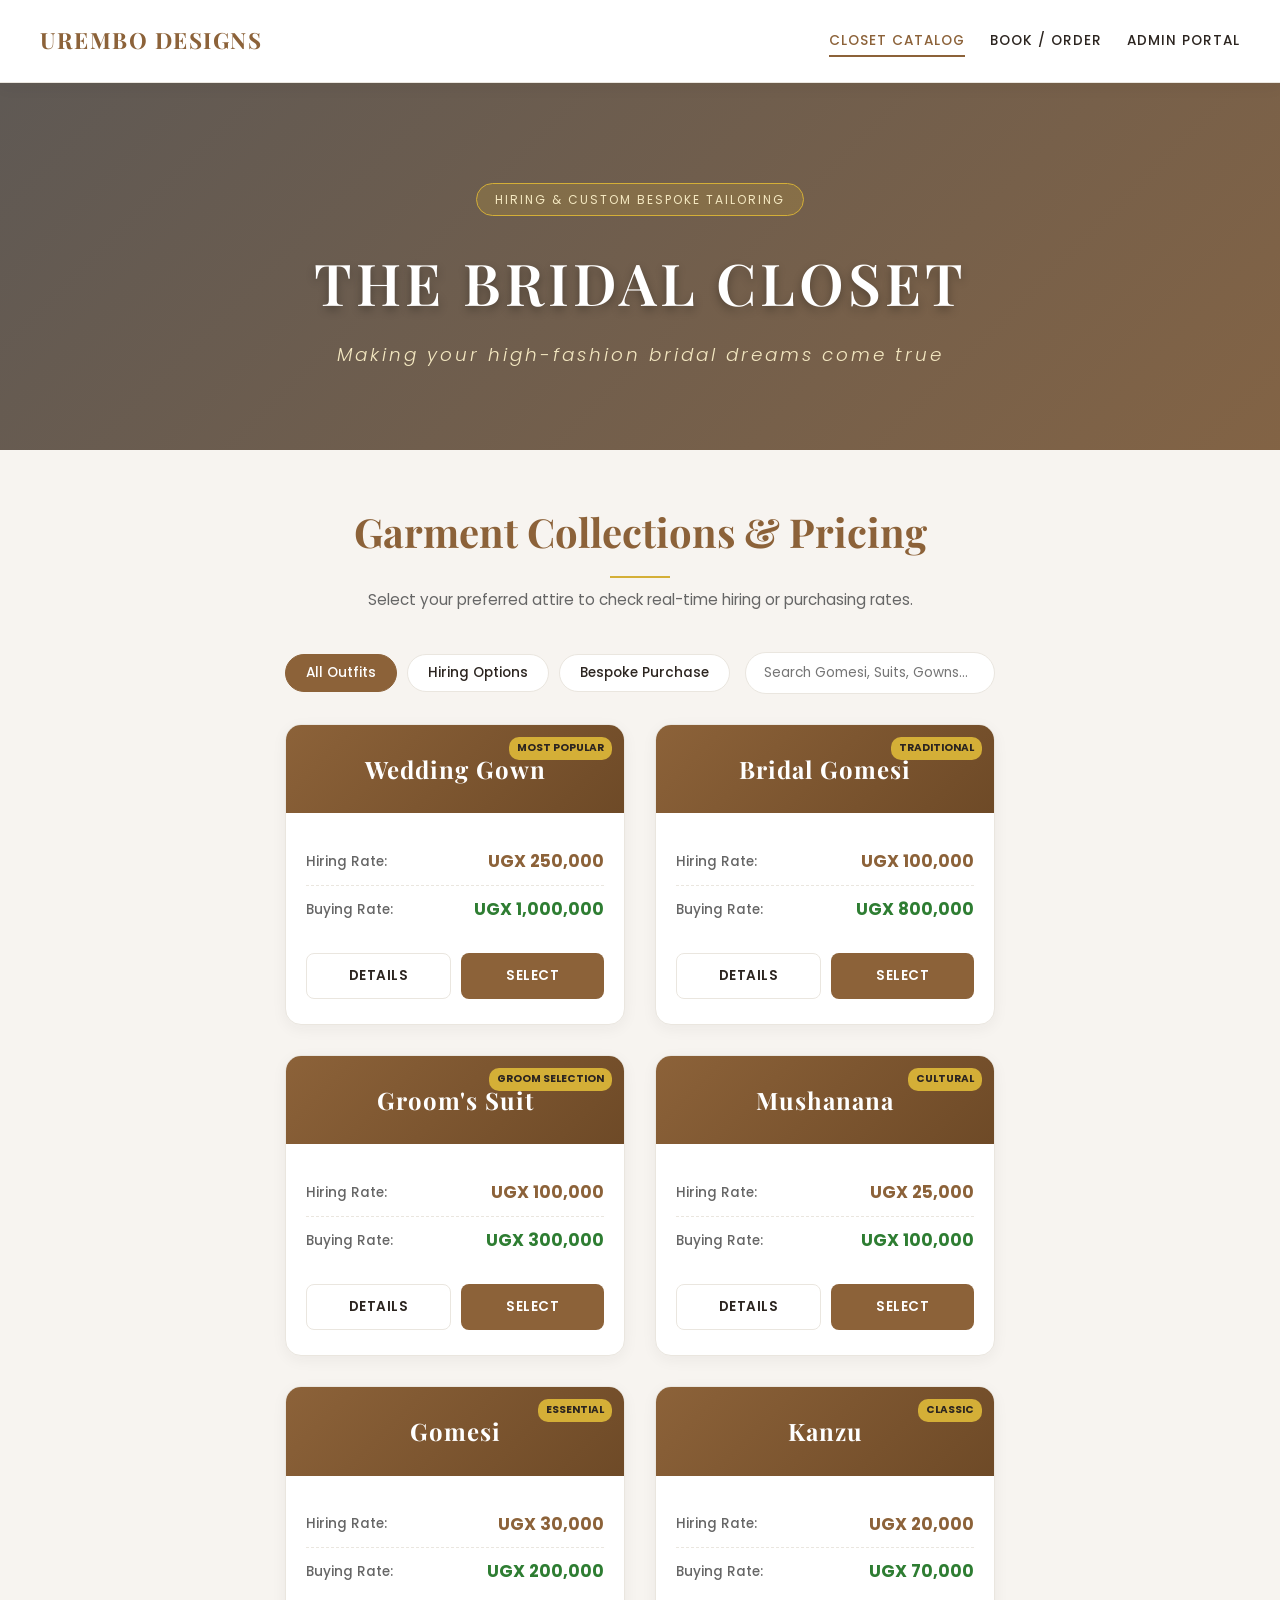
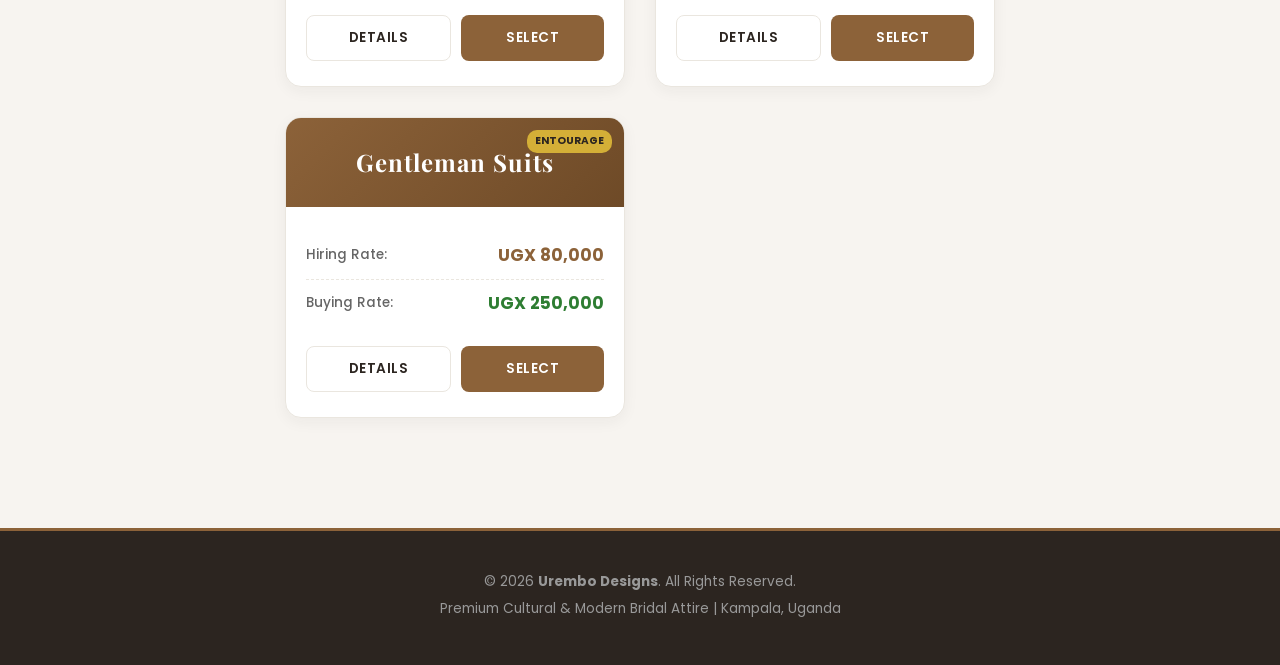
<file: index.html>
<!DOCTYPE html>
<html lang="en">
<head>
    <meta charset="UTF-8">
    <meta name="viewport" content="width=device-width, initial-scale=1.0">
    <title>UREMBO DESIGNS | The Luxury Bridal Closet</title>
    
    <!-- Working Google Fonts Integration -->
    <link rel="preconnect" href="https://fonts.googleapis.com">
    <link rel="preconnect" href="https://fonts.gstatic.com" crossorigin>
    <link href="https://fonts.googleapis.com/css2?family=Playfair+Display:ital,wght@0,400;0,600;0,700;1,400&family=Poppins:wght@300;400;500;600;700&display=swap" rel="stylesheet">
    
    <style>
        :root {
            --primary: #8C6239; 
            --primary-dark: #6E4A27;
            --secondary: #F7F4F0; 
            --dark: #2C2520; 
            --accent: #D4AF37; 
            --accent-light: #F4E8C1;
            --white: #ffffff;
            --gray-light: #FAFAFA;
            --gray-border: #EAE6DF;
            --shadow-sm: 0 4px 15px rgba(44, 37, 32, 0.05);
            --shadow-lg: 0 15px 35px rgba(44, 37, 32, 0.12);
            --transition: all 0.3s cubic-bezier(0.25, 0.8, 0.25, 1);
        }

        * { box-sizing: border-box; margin: 0; padding: 0; font-family: 'Poppins', sans-serif; }
        body { background-color: var(--secondary); color: var(--dark); line-height: 1.6; min-height: 100vh; display: flex; flex-direction: column; }

        /* Navigation Bar */
        nav { background-color: rgba(255, 255, 255, 0.95); backdrop-filter: blur(10px); box-shadow: var(--shadow-sm); text-align: center; padding: 18px 20px; position: sticky; top: 0; z-index: 1000; border-bottom: 1px solid var(--gray-border); }
        .nav-container { max-width: 1200px; margin: 0 auto; display: flex; justify-content: space-between; align-items: center; }
        .brand-logo { font-family: 'Playfair Display', serif; font-weight: 700; font-size: 1.4rem; color: var(--primary); text-decoration: none; letter-spacing: 1.5px; text-transform: uppercase; }
        .nav-links { display: flex; gap: 25px; }
        nav a { color: var(--dark); text-decoration: none; font-weight: 500; font-size: 0.85rem; text-transform: uppercase; letter-spacing: 1px; transition: var(--transition); position: relative; padding: 5px 0; }
        nav a:hover, nav a.active { color: var(--primary); }
        nav a.active::after { content: ''; position: absolute; bottom: 0; left: 0; width: 100%; height: 2px; background-color: var(--primary); }

        /* Hero Banner Section */
        header { background: linear-gradient(135deg, rgba(44, 37, 32, 0.75), rgba(110, 74, 39, 0.85)), url('https://images.unsplash.com/photo-1519741497674-611481863552?auto=format&fit=crop&q=80&w=1600') no-repeat center center/cover; color: var(--white); text-align: center; padding: 100px 20px 80px; position: relative; }
        header h1 { font-family: 'Playfair Display', serif; font-size: 3.6rem; letter-spacing: 4px; margin-bottom: 12px; text-transform: uppercase; font-weight: 600; text-shadow: 0 4px 10px rgba(0,0,0,0.3); }
        header h6 { font-size: 1.15rem; font-weight: 300; font-style: italic; color: var(--accent-light); letter-spacing: 3px; }
        .header-badge { display: inline-block; background: rgba(212, 175, 55, 0.2); border: 1px solid var(--accent); color: var(--accent-light); padding: 6px 18px; border-radius: 30px; font-size: 0.75rem; text-transform: uppercase; letter-spacing: 2px; margin-bottom: 20px; }

        /* Main Container */
        main { max-width: 1200px; margin: 50px auto; padding: 0 20px; flex: 1; }
        .section-header { text-align: center; margin-bottom: 40px; }
        h2 { font-family: 'Playfair Display', serif; font-size: 2.5rem; color: var(--primary); position: relative; display: inline-block; }
        h2::after { content: ''; display: block; width: 60px; height: 2px; background-color: var(--accent); margin: 12px auto 0; }
        .subtitle { font-size: 0.95rem; color: #666; margin-top: 10px; }

        /* Catalog Filter Bar */
        .catalog-controls { display: flex; justify-content: space-between; align-items: center; margin-bottom: 30px; flex-wrap: wrap; gap: 15px; }
        .filter-tabs { display: flex; gap: 10px; }
        .tab-btn { background: var(--white); border: 1px solid var(--gray-border); padding: 8px 20px; border-radius: 20px; font-size: 0.85rem; font-weight: 500; cursor: pointer; transition: var(--transition); color: var(--dark); }
        .tab-btn:hover, .tab-btn.active { background: var(--primary); color: var(--white); border-color: var(--primary); }
        .search-box input { padding: 10px 18px; border: 1px solid var(--gray-border); border-radius: 25px; outline: none; font-size: 0.85rem; width: 250px; transition: var(--transition); }
        .search-box input:focus { border-color: var(--primary); box-shadow: 0 0 0 3px rgba(140, 98, 57, 0.1); }

        /* Catalog Card Grid */
        .catalog-grid { display: grid; grid-template-columns: repeat(auto-fill, minmax(320px, 1fr)); gap: 30px; margin-bottom: 60px; }
        .garment-card { background: var(--white); border-radius: 16px; overflow: hidden; box-shadow: var(--shadow-sm); border: 1px solid var(--gray-border); transition: var(--transition); display: flex; flex-direction: column; position: relative; }
        .garment-card:hover { transform: translateY(-8px); box-shadow: var(--shadow-lg); border-color: var(--accent); }
        .card-header { background: linear-gradient(135deg, var(--primary), var(--primary-dark)); color: var(--white); padding: 25px 20px; text-align: center; position: relative; }
        .card-header h3 { font-family: 'Playfair Display', serif; font-size: 1.5rem; letter-spacing: 1px; }
        .card-tag { position: absolute; top: 12px; right: 12px; background: var(--accent); color: var(--dark); font-size: 0.65rem; font-weight: 700; text-transform: uppercase; padding: 3px 8px; border-radius: 10px; }
        
        .card-body { padding: 25px 20px; flex: 1; display: flex; flex-direction: column; justify-content: space-between; }
        .price-list { margin-bottom: 20px; }
        .price-row { display: flex; justify-content: space-between; align-items: center; padding: 10px 0; border-bottom: 1px dashed var(--gray-border); }
        .price-row:last-child { border-bottom: none; }
        .price-label { font-size: 0.85rem; color: #666; font-weight: 500; }
        .price-value { font-weight: 700; color: var(--dark); font-size: 1.05rem; }
        .price-value.hire { color: var(--primary); }
        .price-value.buy { color: #2E7D32; }

        .card-actions { display: flex; gap: 10px; }
        .btn-action { flex: 1; padding: 12px 15px; border-radius: 8px; font-size: 0.85rem; font-weight: 600; text-transform: uppercase; letter-spacing: 0.5px; border: none; cursor: pointer; transition: var(--transition); text-align: center; }
        .btn-primary { background-color: var(--primary); color: var(--white); }
        .btn-primary:hover { background-color: var(--primary-dark); }
        .btn-outline { background-color: transparent; border: 1px solid var(--gray-border); color: var(--dark); }
        .btn-outline:hover { background-color: var(--secondary); border-color: var(--primary); }

        /* Quick View Modal */
        .modal { display: none; position: fixed; top: 0; left: 0; width: 100%; height: 100%; background: rgba(0,0,0,0.6); backdrop-filter: blur(5px); z-index: 2000; justify-content: center; align-items: center; padding: 20px; }
        .modal-content { background: var(--white); width: 100%; max-width: 500px; border-radius: 16px; padding: 35px; position: relative; box-shadow: var(--shadow-lg); animation: modalIn 0.3s ease; }
        .close-modal { position: absolute; top: 15px; right: 20px; font-size: 1.8rem; cursor: pointer; color: #888; transition: var(--transition); }
        .close-modal:hover { color: var(--dark); }
        .modal-title { font-family: 'Playfair Display', serif; font-size: 1.8rem; color: var(--primary); margin-bottom: 10px; }
        .modal-details { margin: 20px 0; background: var(--gray-light); padding: 15px; border-radius: 8px; border: 1px solid var(--gray-border); }

        @keyframes modalIn {
            from { opacity: 0; transform: scale(0.95); }
            to { opacity: 1; transform: scale(1); }
        }

        /* Footer */
        footer { background-color: var(--dark); color: #999; text-align: center; padding: 40px 20px; font-size: 0.85rem; margin-top: auto; border-top: 3px solid var(--primary); }
        footer p { margin-bottom: 5px; }
        footer a { color: var(--accent); text-decoration: none; }

        @media (max-width: 768px) {
            header h1 { font-size: 2.5rem; }
            .nav-container { flex-direction: column; gap: 15px; }
            .catalog-controls { flex-direction: column; align-items: stretch; }
            .search-box input { width: 100%; }
        }
    </style>
</head>
<body>

    <!-- Navigation Header -->
    <nav>
        <div class="nav-container">
            <a href="urembo.html" class="brand-logo">Urembo Designs</a>
            <div class="nav-links">
                <a href="urembo.html" class="active">Closet Catalog</a>
                <a href="customerdetails.html">Book / Order</a>
                <a href="admin.html">Admin Portal</a>
            </div>
        </div>
    </nav>

    <!-- Hero Header -->
    <header>
        <span class="header-badge">Hiring & Custom Bespoke Tailoring</span>
        <h1>The Bridal Closet</h1>
        <h6>Making your high-fashion bridal dreams come true</h6>
    </header>

    <!-- Main Closet Interface -->
    <main>
        <div class="section-header">
            <h2>Garment Collections & Pricing</h2>
            <p class="subtitle">Select your preferred attire to check real-time hiring or purchasing rates.</p>
        </div>

        <!-- Interactive Search and Filter Bar -->
        <div class="catalog-controls">
            <div class="filter-tabs">
                <button class="tab-btn active" onclick="filterCatalog('all')">All Outfits</button>
                <button class="tab-btn" onclick="filterCatalog('hiring')">Hiring Options</button>
                <button class="tab-btn" onclick="filterCatalog('buying')">Bespoke Purchase</button>
            </div>
            <div class="search-box">
                <input type="text" id="searchInput" placeholder="Search Gomesi, Suits, Gowns..." onkeyup="searchCatalog()">
            </div>
        </div>

        <!-- Dynamic Card Display Container -->
        <div class="catalog-grid" id="catalogContainer">
            <!-- Dynamically populated via JavaScript sync -->
        </div>
    </main>

    <!-- Quick View Details Modal -->
    <div class="modal" id="quickViewModal">
        <div class="modal-content">
            <span class="close-modal" onclick="closeModal()">&times;</span>
            <h3 class="modal-title" id="modalItemName">Garment Choice</h3>
            <p style="color: #666; font-size: 0.9rem;">Bridal fitting & alteration consultation included with every booking.</p>
            
            <div class="modal-details">
                <div class="price-row">
                    <span class="price-label">Rental Rate (UGX)</span>
                    <span class="price-value hire" id="modalHirePrice">-</span>
                </div>
                <div class="price-row">
                    <span class="price-label">Direct Purchase (UGX)</span>
                    <span class="price-value buy" id="modalBuyPrice">-</span>
                </div>
            </div>

            <div style="display: flex; gap: 10px; margin-top: 20px;">
                <button class="btn-action btn-outline" style="flex:1;" onclick="bookSelected('Hiring')">Book Hire</button>
                <button class="btn-action btn-primary" style="flex:1;" onclick="bookSelected('Buying')">Buy Garment</button>
            </div>
        </div>
    </div>

    <!-- Footer -->
    <footer>
        <p>&copy; 2026 <strong>Urembo Designs</strong>. All Rights Reserved.</p>
        <p>Premium Cultural & Modern Bridal Attire | Kampala, Uganda</p>
    </footer>

    <script>
        // Default Master Catalog Database (Serves as initial sync bridge to admin.html)
        const defaultCatalog = [
            { name: "Wedding Gown", hire: "250,000", buy: "1,000,000", badge: "Most Popular" },
            { name: "Bridal Gomesi", hire: "100,000", buy: "800,000", badge: "Traditional" },
            { name: "Groom's Suit", hire: "100,000", buy: "300,000", badge: "Groom Selection" },
            { name: "Mushanana", hire: "25,000", buy: "100,000", badge: "Cultural" },
            { name: "Gomesi", hire: "30,000", buy: "200,000", badge: "Essential" },
            { name: "Kanzu", hire: "20,000", buy: "70,000", badge: "Classic" },
            { name: "Gentleman Suits", hire: "80,000", buy: "250,000", badge: "Entourage" }
        ];

        let currentActiveItem = null;

        // Initialize & Sync catalog from Admin Storage Stream
        function getCatalog() {
            let storedCatalog = localStorage.getItem('urembo_catalog');
            if (!storedCatalog) {
                // Pre-populate system cache if empty
                localStorage.setItem('urembo_catalog', JSON.stringify(defaultCatalog));
                return defaultCatalog;
            }
            return JSON.parse(storedCatalog);
        }

        // Render Cards dynamically
        function renderCatalog(items) {
            const container = document.getElementById('catalogContainer');
            container.innerHTML = "";

            if (!items || items.length === 0) {
                container.innerHTML = `<div style="grid-column: 1/-1; text-align:center; padding: 60px 20px; color: #888;">
                    <h3>No outfits matching your search criteria.</h3>
                    <p style="margin-top: 8px;">Try clearing search filters or consult with our administrative desk.</p>
                </div>`;
                return;
            }

            items.forEach((item, index) => {
                const badgeHtml = item.badge ? `<span class="card-tag">${escapeHtml(item.badge)}</span>` : '';
                const hireDisplay = item.hire || item.hirePrice || 'N/A';
                const buyDisplay = item.buy || item.buyPrice || 'N/A';

                const card = document.createElement('div');
                card.className = 'garment-card';
                card.innerHTML = `
                    <div class="card-header">
                        ${badgeHtml}
                        <h3>${escapeHtml(item.name)}</h3>
                    </div>
                    <div class="card-body">
                        <div class="price-list">
                            <div class="price-row">
                                <span class="price-label">Hiring Rate:</span>
                                <span class="price-value hire">UGX ${escapeHtml(hireDisplay)}</span>
                            </div>
                            <div class="price-row">
                                <span class="price-label">Buying Rate:</span>
                                <span class="price-value buy">UGX ${escapeHtml(buyDisplay)}</span>
                            </div>
                        </div>
                        <div class="card-actions">
                            <button class="btn-action btn-outline" onclick="openQuickView('${escapeHtml(item.name)}', '${escapeHtml(hireDisplay)}', '${escapeHtml(buyDisplay)}')">Details</button>
                            <button class="btn-action btn-primary" onclick="directBook('${escapeHtml(item.name)}')">Select</button>
                        </div>
                    </div>
                `;
                container.appendChild(card);
            });
        }

        // Search Filter
        function searchCatalog() {
            const query = document.getElementById('searchInput').value.toLowerCase();
            const catalog = getCatalog();
            const filtered = catalog.filter(i => i.name.toLowerCase().includes(query));
            renderCatalog(filtered);
        }

        // Category Filter
        function filterCatalog(category) {
            // Update Tab UI
            const tabs = document.querySelectorAll('.tab-btn');
            tabs.forEach(t => t.classList.remove('active'));
            event.target.classList.add('active');

            const catalog = getCatalog();
            renderCatalog(catalog);
        }

        // Quick View Modal Handlers
        function openQuickView(name, hire, buy) {
            currentActiveItem = { name, hire, buy };
            document.getElementById('modalItemName').innerText = name;
            document.getElementById('modalHirePrice').innerText = `UGX ${hire}`;
            document.getElementById('modalBuyPrice').innerText = `UGX ${buy}`;
            document.getElementById('quickViewModal').style.display = 'flex';
        }

        function closeModal() {
            document.getElementById('quickViewModal').style.display = 'none';
        }

        // Direct Booking & Admin Storage Connection
        function directBook(itemName) {
            localStorage.setItem('selectedItem', itemName);
            localStorage.setItem('selectedServiceMode', 'Hiring');
            window.location.href = 'customerdetails.html';
        }

        function bookSelected(mode) {
            if (currentActiveItem) {
                localStorage.setItem('selectedItem', currentActiveItem.name);
                localStorage.setItem('selectedServiceMode', mode);
                window.location.href = 'customerdetails.html';
            }
        }

        // Utility: Escaping HTML strings for security
        function escapeHtml(str) {
            if (typeof str !== 'string') return str;
            return str.replace(/&/g, "&amp;").replace(/</g, "&lt;").replace(/>/g, "&gt;").replace(/"/g, "&quot;").replace(/'/g, "&#039;");
        }

        // Close Modal when clicking background overlay
        window.onclick = function(event) {
            const modal = document.getElementById('quickViewModal');
            if (event.target === modal) {
                closeModal();
            }
        }

        // Load catalog on page load
        window.onload = function() {
            renderCatalog(getCatalog());
        };
    </script>
</body>
</html>
</file>
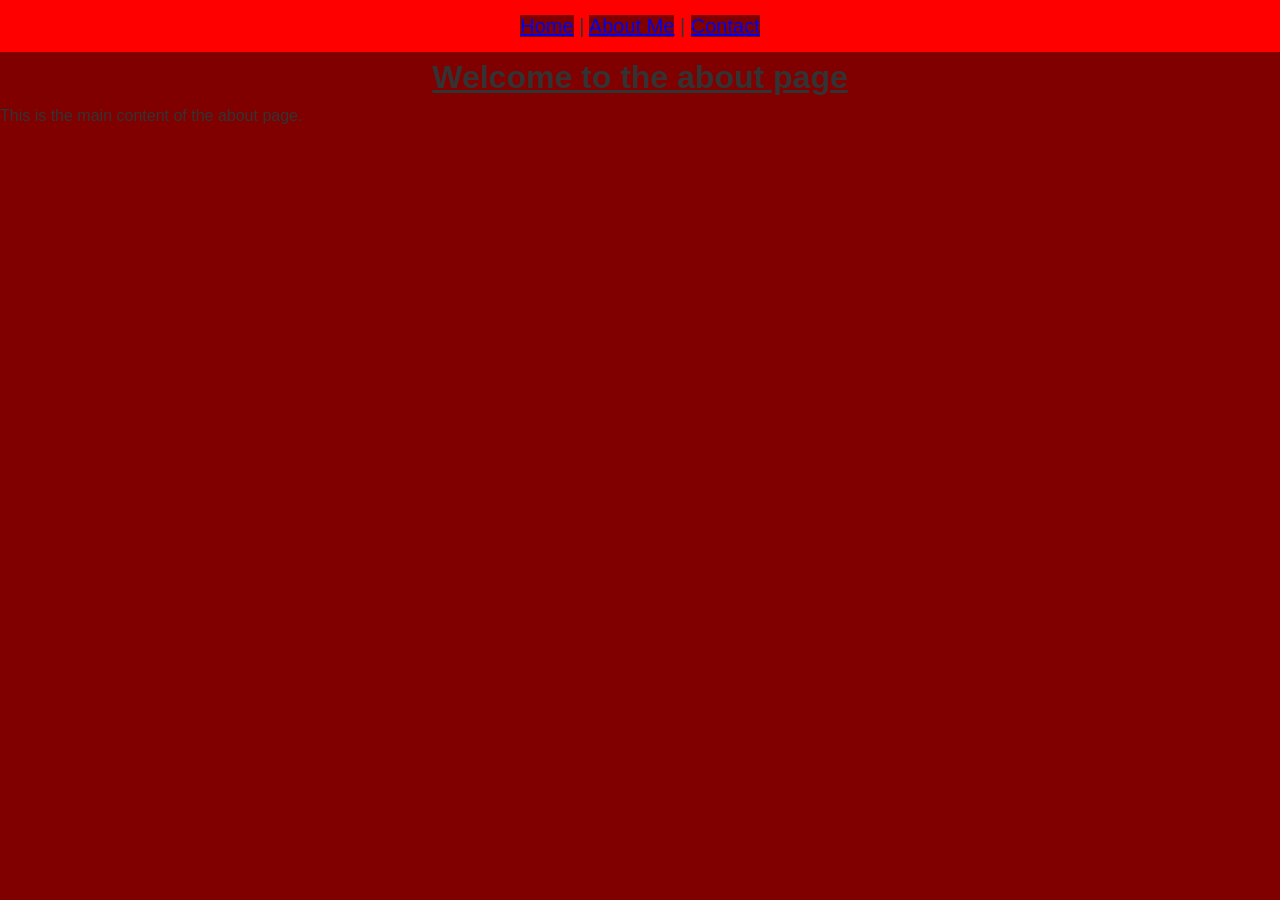
<file: about.html>
<!DOCTYPE html>
<html lang="en">
<head>
    <meta charset="UTF-8">
    <title>Home</title>
    <link rel="stylesheet" href="style.css">
</head>
<body>
    <!-- Navigation Menu stays at the top -->
    <nav>
        <a href="urembo.html">Home</a> | 
        <a href="about.html">About Me</a> | 
        <a href="customerdetails.html">Contact</a>
    </nav>

    <h1>Welcome to the about page</h1>
    <p>This is the main content of the about page.</p>
</body>
</html>
</file>
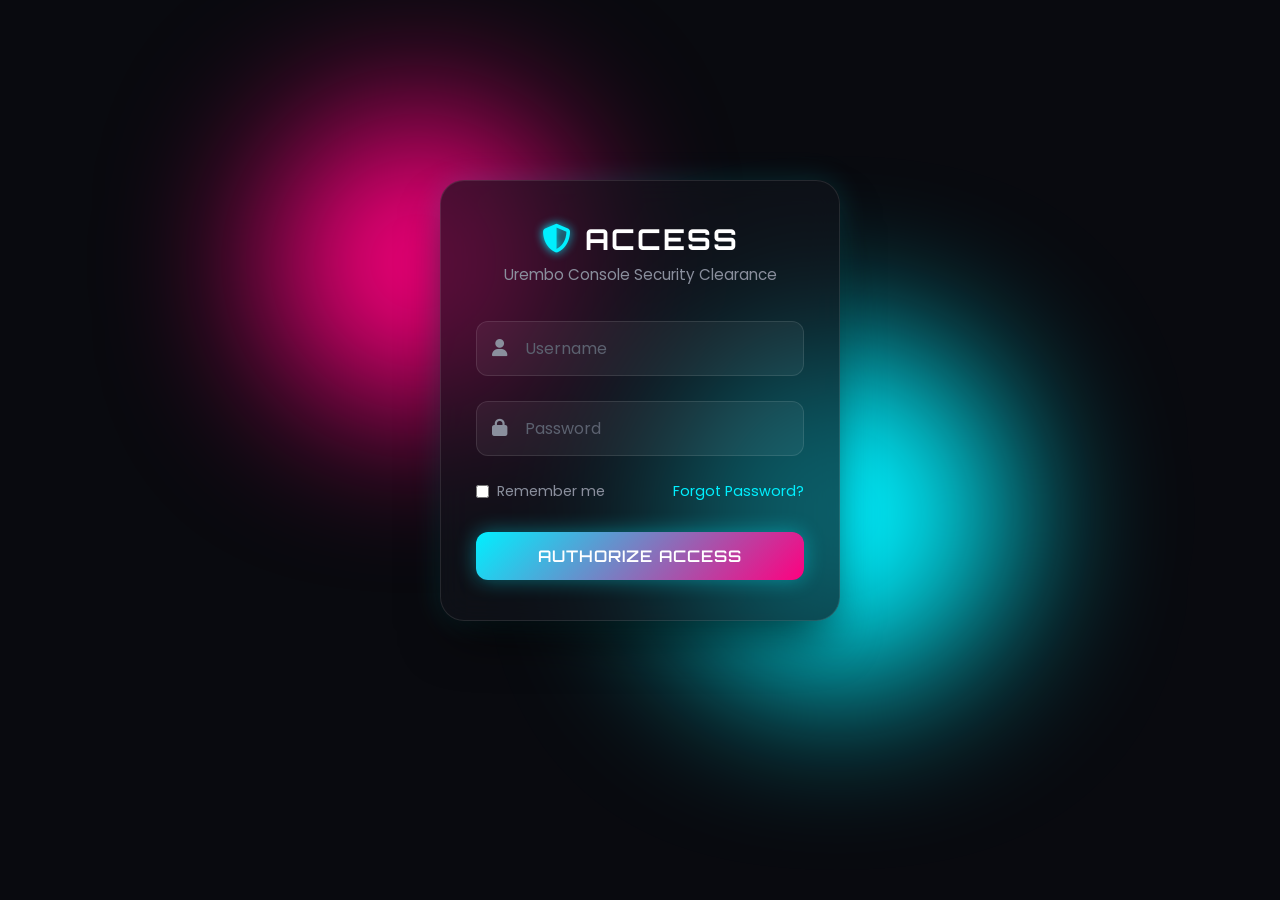
<file: admin.html>
<!DOCTYPE html>
<html lang="en">
<head>
    <meta charset="UTF-8">
    <meta name="viewport" content="width=device-width, initial-scale=1.0">
    <title>Admin Dashboard | Urembo Designs</title>
    
    <!-- Google Fonts Integration -->
    <link rel="preconnect" href="https://fonts.googleapis.com">
    <link rel="preconnect" href="https://fonts.gstatic.com" crossorigin>
    <link href="https://fonts.googleapis.com/css2?family=Orbitron:wght@400;600;800&family=Playfair+Display:wght@500;600;700&family=Poppins:wght@300;400;500;600&family=Rajdhani:wght@400;500;600;700&display=swap" rel="stylesheet">
    
    <!-- Font Awesome CDN for Login Icons -->
    <link rel="stylesheet" href="https://cdnjs.cloudflare.com/ajax/libs/font-awesome/6.4.0/css/all.min.css">
    
    <style>
        :root { 
            --primary: #8C6239; 
            --primary-dark: #6E4A27;
            --secondary: #F7F4F0; 
            --dark: #2C2520; 
            --white: #ffffff;
            --gray-light: #F9F9F9;
            --gray-border: #E0E0E0;
            --success: #2E7D32;
            --error: #C62828;
            --warning: #EF6C00;
            --shadow: 0 10px 30px rgba(44, 37, 32, 0.06);
            --transition: all 0.3s ease;
        }

        * { box-sizing: border-box; margin: 0; padding: 0; font-family: 'Poppins', sans-serif; }
        body { background-color: #090a0f; color: var(--dark); min-height: 100vh; padding: 40px 20px; position: relative; overflow-x: hidden; }

        /* ==================== GLASS CYBER LOGIN STYLES ==================== */
        .login-wrapper {
            display: flex;
            justify-content: center;
            align-items: center;
            min-height: 80vh;
            position: relative;
        }

        /* Animated Glowing Background Orbs */
        .orb {
            position: absolute;
            border-radius: 50%;
            filter: blur(80px);
            z-index: 1;
            animation: float 10s infinite ease-in-out alternate;
        }

        .orb-1 {
            width: 300px;
            height: 300px;
            background: #ff007f;
            top: 10%;
            left: 20%;
        }

        .orb-2 {
            width: 350px;
            height: 350px;
            background: #00f0ff;
            bottom: 10%;
            right: 20%;
            animation-delay: -5s;
        }

        @keyframes float {
            0% { transform: translate(0, 0) scale(1); }
            100% { transform: translate(50px, 40px) scale(1.1); }
        }

        /* Glassmorphism Outer Card */
        .card-container {
            position: relative;
            z-index: 10;
            width: 400px;
            padding: 40px 35px;
            background: rgba(18, 20, 29, 0.65);
            backdrop-filter: blur(16px);
            -webkit-backdrop-filter: blur(16px);
            border-radius: 24px;
            border: 1px solid rgba(255, 255, 255, 0.1);
            box-shadow: 0 25px 50px -12px rgba(0, 0, 0, 0.7),
                        0 0 30px rgba(0, 240, 255, 0.15);
            transition: border-color 0.4s ease;
            font-family: 'Rajdhani', sans-serif;
        }

        .card-container:hover {
            border-color: rgba(0, 240, 255, 0.4);
        }

        /* Header Styling */
        .card-header {
            text-align: center;
            margin-bottom: 35px;
        }

        .card-header h2 {
            font-family: 'Orbitron', sans-serif;
            color: #fff;
            font-size: 1.8rem;
            letter-spacing: 2px;
            text-transform: uppercase;
            display: flex;
            align-items: center;
            justify-content: center;
            gap: 12px;
        }

        .card-header h2 i {
            color: #00f0ff;
            text-shadow: 0 0 10px #00f0ff;
        }

        .card-header p {
            color: #8a8f9d;
            font-size: 0.95rem;
            margin-top: 6px;
        }

        /* Input Field Container */
        .input-group {
            position: relative;
            margin-bottom: 25px;
        }

        .input-group i {
            position: absolute;
            left: 16px;
            top: 50%;
            transform: translateY(-50%);
            color: #8a8f9d;
            font-size: 1.1rem;
            transition: color 0.3s ease;
        }

        .input-group input {
            width: 100%;
            padding: 14px 16px 14px 48px;
            background: rgba(255, 255, 255, 0.05);
            border: 1px solid rgba(255, 255, 255, 0.1);
            border-radius: 12px;
            color: #fff;
            font-size: 1rem;
            outline: none;
            transition: all 0.3s ease;
        }

        .input-group input::placeholder {
            color: #5c6270;
        }

        /* Active & Focus States */
        .input-group input:focus {
            border-color: #00f0ff;
            background: rgba(0, 240, 255, 0.05);
            box-shadow: 0 0 15px rgba(0, 240, 255, 0.2);
        }

        .input-group input:focus + i {
            color: #00f0ff;
        }

        /* Links Row */
        .options-row {
            display: flex;
            justify-content: space-between;
            align-items: center;
            margin-bottom: 30px;
            font-size: 0.9rem;
        }

        .remember-me {
            display: flex;
            align-items: center;
            gap: 8px;
            color: #8a8f9d;
            cursor: pointer;
        }

        .remember-me input[type="checkbox"] {
            accent-color: #ff007f;
            cursor: pointer;
        }

        .forgot-link {
            color: #00f0ff;
            text-decoration: none;
            transition: color 0.3s ease;
        }

        .forgot-link:hover {
            color: #ff007f;
            text-shadow: 0 0 8px rgba(255, 0, 127, 0.6);
        }

        /* Glowing Cyber Button */
        .submit-btn {
            width: 100%;
            padding: 14px;
            background: linear-gradient(135deg, #00f0ff, #ff007f);
            border: none;
            border-radius: 12px;
            color: #fff;
            font-family: 'Orbitron', sans-serif;
            font-size: 1rem;
            font-weight: 600;
            letter-spacing: 1px;
            cursor: pointer;
            box-shadow: 0 0 20px rgba(0, 240, 255, 0.4);
            transition: all 0.3s ease;
        }

        .submit-btn:hover {
            transform: translateY(-2px);
            box-shadow: 0 0 30px rgba(255, 0, 127, 0.6);
        }

        .submit-btn:active {
            transform: translateY(0);
        }

        .alert-notice { 
            padding: 12px; 
            background: rgba(255, 39, 112, 0.2); 
            color: #ff2770; 
            border: 1px solid #ff2770;
            border-radius: 8px; 
            font-size: 0.85rem; 
            margin-bottom: 18px; 
            font-weight: 500; 
            display: none; 
            text-align: center;
        }

        /* ==================== DASHBOARD STYLES ==================== */
        .dashboard { display: none; max-width: 1200px; margin: 0 auto; background: var(--white); padding: 40px; border-radius: 16px; box-shadow: var(--shadow); animation: fadeIn 0.4s ease; }
        .dash-header { display: flex; justify-content: space-between; align-items: center; margin-bottom: 25px; border-bottom: 1px solid var(--gray-border); padding-bottom: 20px;}
        .dash-header h2 { font-family: 'Playfair Display', serif; font-size: 2.2rem; color: var(--dark); }
        .dash-actions { display: flex; gap: 12px; flex-wrap: wrap; }
        
        /* Control Buttons */
        .btn-dash { padding: 10px 20px; font-size: 0.85rem; font-weight: 600; border-radius: 6px; cursor: pointer; border: none; text-transform: uppercase; letter-spacing: 0.5px; transition: var(--transition); }
        .export-btn { background: #E8F5E9; color: var(--success); border: 1px solid #C8E6C9; }
        .export-btn:hover { background: #C8E6C9; }
        .clear-btn { background: #FFF3E0; color: var(--warning); border: 1px solid #FFE0B2; }
        .clear-btn:hover { background: #FFE0B2; }
        .logout-btn { background: #FFEBEE; color: var(--error); border: 1px solid #FFCDD2; }
        .logout-btn:hover { background: #FFCDD2; }
        .delete-btn { background: #FFEBEE; color: var(--error); border: 1px solid #FFCDD2; padding: 6px 12px; border-radius: 4px; cursor: pointer; font-size: 0.8rem; font-weight: 600; }
        .delete-btn:hover { background: var(--error); color: var(--white); }
        .edit-btn { background: #E3F2FD; color: #1565C0; border: 1px solid #BBDEFB; padding: 6px 12px; border-radius: 4px; cursor: pointer; font-size: 0.8rem; font-weight: 600; margin-right: 6px; }
        .edit-btn:hover { background: #1565C0; color: var(--white); }
        .pay-btn { background: #E8F5E9; color: var(--success); border: 1px solid #C8E6C9; padding: 6px 12px; border-radius: 4px; cursor: pointer; font-size: 0.8rem; font-weight: 600; margin-right: 6px; }
        .pay-btn:hover { background: var(--success); color: var(--white); }

        /* Filter Search Bar */
        .search-container { margin-bottom: 15px; }
        .search-container input { width: 100%; padding: 12px 16px; border: 1px solid var(--gray-border); border-radius: 8px; font-size: 0.9rem; outline: none; }
        .search-container input:focus { border-color: var(--primary); }

        /* Catalog Form Layout */
        .catalog-form-container { background: var(--gray-light); padding: 25px; border-radius: 8px; margin-bottom: 25px; border: 1px solid var(--gray-border); }
        .catalog-form-grid { display: grid; grid-template-columns: 2fr 1fr 1fr 1fr; gap: 15px; }
        .catalog-form-grid input { padding: 12px; border: 1px solid var(--gray-border); border-radius: 6px; font-size: 0.9rem; outline: none; }
        .catalog-form-grid input:focus { border-color: var(--primary); }

        /* Data Tables */
        .table-responsive { width: 100%; overflow-x: auto; margin-top: 15px; border-radius: 8px; border: 1px solid var(--gray-border); margin-bottom: 40px; }
        table { width: 100%; border-collapse: collapse; min-width: 900px; }
        th, td { padding: 16px 20px; text-align: left; font-size: 0.9rem; }
        th { background-color: var(--primary); color: var(--white); font-weight: 600; letter-spacing: 0.5px; }
        tr { border-bottom: 1px solid var(--gray-border); transition: var(--transition); }
        tr:last-child { border-bottom: none; }
        tbody tr:hover { background-color: var(--gray-light); }
        
        /* Badges & Meta */
        .meta-text { font-size: 0.78rem; color: #777; margin-top: 4px; display: block; }
        .badge { display: inline-block; padding: 4px 10px; border-radius: 20px; font-size: 0.75rem; font-weight: 600; text-transform: uppercase; }
        .badge-hiring { background-color: #E3F2FD; color: #1565C0; }
        .badge-buying { background-color: #E8F5E9; color: #2E7D32; }
        .badge-paid { background-color: #E8F5E9; color: #2E7D32; border: 1px solid #A5D6A7; }
        .badge-pending { background-color: #FFF3E0; color: #EF6C00; border: 1px solid #FFE0B2; }

        @keyframes fadeIn {
            from { opacity: 0; transform: translateY(10px); }
            to { opacity: 1; transform: translateY(0); }
        }

        @media (max-width: 768px) {
            .dash-header { flex-direction: column; align-items: flex-start; gap: 15px; }
            .dash-actions { width: 100%; justify-content: flex-start; }
            .dashboard { padding: 25px; }
            .catalog-form-grid { grid-template-columns: 1fr; }
        }
    </style>
</head>
<body>

    <!-- Cyberpunk Glass Login Wrapper -->
    <div class="login-wrapper" id="loginBox">
        <!-- Background Orbs -->
        <div class="orb orb-1"></div>
        <div class="orb orb-2"></div>

        <!-- Glass Card -->
        <div class="card-container">
            <div class="card-header">
                <h2><i class="fa-solid fa-shield-halved"></i> Access</h2>
                <p>Urembo Console Security Clearance</p>
            </div>

            <div class="alert-notice" id="loginAlert">Incorrect administrative security details!</div>

            <form onsubmit="event.preventDefault(); handleLogin();">
                <div class="input-group">
                    <input type="text" id="username" placeholder="Username" autocomplete="off" required>
                    <i class="fa-solid fa-user"></i>
                </div>

                <div class="input-group">
                    <input type="password" id="password" placeholder="Password" required>
                    <i class="fa-solid fa-lock"></i>
                </div>

                <div class="options-row">
                    <label class="remember-me">
                        <input type="checkbox"> Remember me
                    </label>
                    <a href="#" class="forgot-link">Forgot Password?</a>
                </div>

                <button type="submit" class="submit-btn">AUTHORIZE ACCESS</button>
            </form>
        </div>
    </div>

    <!-- Hidden Dashboard Section -->
    <div class="dashboard" id="dashBox">
        
        <!-- Header Controls -->
        <div class="dash-header">
            <h2>Customer Orders Received</h2>
            <div class="dash-actions">
                <button class="btn-dash export-btn" onclick="exportToCSV()">Export CSV</button>
                <button class="btn-dash clear-btn" onclick="clearData()">Wipe Local Cache</button>
                <button class="btn-dash logout-btn" onclick="handleLogout()">Secure Logout</button>
            </div>
        </div>

        <!-- Filter Search Bar -->
        <div class="search-container">
            <input type="text" id="orderSearch" placeholder="Search orders by name, phone, item, or reference..." onkeyup="filterOrders()">
        </div>

        <!-- Orders Table -->
        <div class="table-responsive">
            <table>
                <thead>
                    <tr>
                        <th>Timestamp / Order ID</th>
                        <th>Client Profiling</th>
                        <th>Contact / Phone</th>
                        <th>Fittings Location</th>
                        <th>Item Choice</th>
                        <th>Service Mode</th>
                        <th>Payment Status</th>
                        <th style="text-align: right;">Actions</th>
                    </tr>
                </thead>
                <tbody id="tableBody">
                    <!-- Dynamic bookings sync -->
                </tbody>
            </table>
        </div>

        <!-- Catalog Pricing Section Header -->
        <div class="dash-header" style="margin-top: 20px;">
            <h2>Manage Catalog Pricing</h2>
        </div>

        <!-- Add / Update Catalog Form -->
        <div class="catalog-form-container">
            <h4 style="margin-bottom: 15px; font-family: 'Playfair Display', serif; font-size: 1.2rem;">Add / Update Catalog Item</h4>
            <div class="catalog-form-grid" id="catalogForm">
                <input type="text" id="itemName" placeholder="Item Name (e.g., Mushanana)">
                <input type="text" id="itemHire" placeholder="Hiring Price (e.g., 35,000)">
                <input type="text" id="itemBuy" placeholder="Buying Price (e.g., 120,000)">
                <button class="btn-dash" style="background: var(--primary); color: white;" onclick="saveCatalogItem()">Save Item</button>
            </div>
        </div>

        <!-- Catalog Table -->
        <div class="table-responsive">
            <table>
                <thead>
                    <tr>
                        <th>Item Garment Choice</th>
                        <th>Hiring Rate (UGX)</th>
                        <th>Buying Rate (UGX)</th>
                        <th style="text-align: right;">Administrative Actions</th>
                    </tr>
                </thead>
                <tbody id="adminCatalogBody">
                    <!-- Live catalog items sync -->
                </tbody>
            </table>
        </div>

    </div>

    <script>
        const API_BASE_URL = '/api/bookings';

        // Check for active session on load
        window.addEventListener('DOMContentLoaded', () => {
            if (sessionStorage.getItem('urembo_auth') === 'true') {
                document.getElementById('loginBox').style.display = "none";
                document.getElementById('dashBox').style.display = "block";
                document.body.style.backgroundColor = "var(--secondary)"; // Shift body back to warm background
                loadDashboardData();
                loadCatalogData();
            }
        });

        // Check Login Credentials
        function handleLogin() {
            const user = document.getElementById('username').value.trim();
            const pass = document.getElementById('password').value.trim();
            const alertBox = document.getElementById('loginAlert');

            if(user === "admin" && pass === "urembo123") {
                alertBox.style.display = "none";
                sessionStorage.setItem('urembo_auth', 'true');
                document.getElementById('loginBox').style.display = "none";
                document.getElementById('dashBox').style.display = "block";
                document.body.style.backgroundColor = "var(--secondary)";
                loadDashboardData();
                loadCatalogData();
            } else {
                alertBox.style.display = "block";
            }
        }

        // Handle Logout
        function handleLogout() {
            sessionStorage.removeItem('urembo_auth');
            document.getElementById('username').value = "";
            document.getElementById('password').value = "";
            document.getElementById('dashBox').style.display = "none";
            document.getElementById('loginBox').style.display = "flex";
            document.body.style.backgroundColor = "#090a0f";
        }

        // Load Booking Orders (REST API + LocalStorage Fallback)
        async function loadDashboardData() {
            const tableBody = document.getElementById('tableBody');
            tableBody.innerHTML = "";

            let bookings = [];

            try {
                // Fetch live data from Express REST API
                const response = await fetch(API_BASE_URL);
                if (response.ok) {
                    const data = await response.json();
                    bookings = data.bookings || [];
                } else {
                    throw new Error('API server returned non-200 status');
                }
            } catch (err) {
                console.warn('Backend offline or fetch failed. Falling back to local cache stream:', err.message);
                bookings = JSON.parse(localStorage.getItem('urembo_bookings')) || [];
            }

            if(bookings.length === 0) {
                tableBody.innerHTML = `<tr><td colspan="8" style="text-align:center; padding: 40px; color:#888;">No orders recorded in database streams yet.</td></tr>`;
                return;
            }

            bookings.forEach(data => {
                const bookingId = data.id || 'N/A';
                const addressStr = escapeHtml(data.address || "Not provided");
                const ninStr = data.ninNumber ? `NIN: ${escapeHtml(data.ninNumber)}` : "No NIN Captured";
                const refStr = data.customerNumber ? `Ref: ${escapeHtml(data.customerNumber)}` : "Direct Booking";
                const typeClass = data.type ? data.type.toLowerCase() : 'hiring';
                
                const rawStatus = (data.paymentStatus || 'PENDING PAYMENT').toUpperCase();
                const statusBadgeClass = rawStatus === 'PAID' ? 'badge-paid' : 'badge-pending';
                const txIdStr = data.transactionId && data.transactionId !== 'N/A' ? `TxID: ${escapeHtml(data.transactionId)}` : 'No TxID';

                let row = `<tr>
                    <td>
                        <b>${escapeHtml(data.date || 'N/A')}</b>
                        <span class="meta-text">ID: ${escapeHtml(bookingId)}</span>
                    </td>
                    <td>
                        <div style="font-weight:600; color:var(--dark);">${escapeHtml(data.name || 'Anonymous')}</div>
                        <span class="meta-text">${refStr}</span>
                    </td>
                    <td>
                        <div>${escapeHtml(data.phone || 'N/A')}</div>
                        <span class="meta-text">${ninStr}</span>
                    </td>
                    <td style="max-width: 200px; white-space: nowrap; overflow: hidden; text-overflow: ellipsis;" title="${addressStr}">
                        ${addressStr}
                    </td>
                    <td><span style="font-weight: 500; color: var(--primary);">${escapeHtml(data.item || 'Not Specified')}</span></td>
                    <td><span class="badge badge-${typeClass}">${escapeHtml(data.type || 'Hiring')}</span></td>
                    <td>
                        <span class="badge ${statusBadgeClass}">${rawStatus}</span>
                        <span class="meta-text">${txIdStr}</span>
                    </td>
                    <td style="text-align: right;">
                        <button class="pay-btn" onclick="updatePaymentStatus('${bookingId}')">Payment</button>
                        <button class="delete-btn" onclick="deleteBookingRecord('${bookingId}')">Delete</button>
                    </td>
                </tr>`;
                tableBody.innerHTML += row;
            });
        }

        // PUT /api/bookings/:id/payment - Update Payment Status and Transaction ID
        async function updatePaymentStatus(bookingId) {
            if (!bookingId || bookingId === 'N/A') {
                alert("Cannot update a record without a valid Booking ID.");
                return;
            }

            const transactionId = prompt(`Enter Payment Transaction ID / Reference for Order [${bookingId}]:`);
            if (transactionId === null) return;

            try {
                const response = await fetch(`${API_BASE_URL}/${bookingId}/payment`, {
                    method: 'PUT',
                    headers: { 'Content-Type': 'application/json' },
                    body: JSON.stringify({
                        paymentStatus: 'PAID',
                        transactionId: transactionId.trim() || 'MANUAL_OVERRIDE'
                    })
                });

                const result = await response.json();
                if (!response.ok) throw new Error(result.error || 'Failed to update payment');

                alert(`Success: Payment for ${bookingId} updated to PAID.`);
                loadDashboardData();
            } catch (err) {
                console.warn('REST API update failed, attempting local cache fallback:', err.message);
                
                let bookings = JSON.parse(localStorage.getItem('urembo_bookings')) || [];
                const idx = bookings.findIndex(b => b.id === bookingId);
                if (idx > -1) {
                    bookings[idx].paymentStatus = 'PAID';
                    bookings[idx].transactionId = transactionId.trim() || 'MANUAL_OVERRIDE';
                    localStorage.setItem('urembo_bookings', JSON.stringify(bookings));
                    alert(`Local Record Updated: Payment for ${bookingId} set to PAID.`);
                    loadDashboardData();
                } else {
                    alert(`Error updating payment: ${err.message}`);
                }
            }
        }

        // DELETE /api/bookings/:id - Delete an Order Record
        async function deleteBookingRecord(bookingId) {
            if (!confirm(`CRITICAL WARNING: Are you sure you want to permanently delete order [${bookingId}]?`)) {
                return;
            }

            try {
                const response = await fetch(`${API_BASE_URL}/${bookingId}`, {
                    method: 'DELETE'
                });

                const result = await response.json();
                if (!response.ok) throw new Error(result.error || 'Failed to delete booking');

                let localBookings = JSON.parse(localStorage.getItem('urembo_bookings')) || [];
                localBookings = localBookings.filter(b => b.id !== bookingId);
                localStorage.setItem('urembo_bookings', JSON.stringify(localBookings));

                loadDashboardData();
            } catch (err) {
                console.warn('REST API delete failed, executing local storage cleanup:', err.message);
                
                let localBookings = JSON.parse(localStorage.getItem('urembo_bookings')) || [];
                localBookings = localBookings.filter(b => b.id !== bookingId);
                localStorage.setItem('urembo_bookings', JSON.stringify(localBookings));
                loadDashboardData();
            }
        }

        // Filter Orders in Real-Time
        function filterOrders() {
            const query = document.getElementById('orderSearch').value.toLowerCase();
            const rows = document.querySelectorAll('#tableBody tr');
            
            rows.forEach(row => {
                const text = row.innerText.toLowerCase();
                row.style.display = text.includes(query) ? '' : 'none';
            });
        }

        // Export Booking Orders as CSV File
        async function exportToCSV() {
            let bookings = [];

            try {
                const response = await fetch(API_BASE_URL);
                if (response.ok) {
                    const data = await response.json();
                    bookings = data.bookings || [];
                }
            } catch (err) {
                bookings = JSON.parse(localStorage.getItem('urembo_bookings')) || [];
            }

            if(bookings.length === 0) {
                alert("No order records available to export.");
                return;
            }

            let csvContent = "data:text/csv;charset=utf-8,ID,Timestamp,Name,Phone,Reference,NIN,Address,Item,Service Mode,Payment Status,Transaction ID\n";
            bookings.forEach(b => {
                let row = [
                    `"${b.id || ''}"`,
                    `"${b.date || ''}"`,
                    `"${b.name || ''}"`,
                    `"${b.phone || ''}"`,
                    `"${b.customerNumber || ''}"`,
                    `"${b.ninNumber || ''}"`,
                    `"${(b.address || '').replace(/"/g, '""')}"`,
                    `"${b.item || ''}"`,
                    `"${b.type || ''}"`,
                    `"${b.paymentStatus || 'PENDING PAYMENT'}"`,
                    `"${b.transactionId || 'N/A'}"`
                ].join(",");
                csvContent += row + "\n";
            });

            const encodedUri = encodeURI(csvContent);
            const link = document.createElement("a");
            link.setAttribute("href", encodedUri);
            link.setAttribute("download", `urembo_orders_${new Date().toISOString().slice(0,10)}.csv`);
            document.body.appendChild(link);
            link.click();
            document.body.removeChild(link);
        }

        // Clear Order Log Data
        function clearData() {
            if(confirm("CRITICAL WARNING: Are you completely sure you want to permanently clear out all client local cache logs? This action cannot be reversed.")) {
                localStorage.removeItem('urembo_bookings');
                loadDashboardData();
            }
        }

        // Manage Catalog Items (Add / Edit)
        function saveCatalogItem() {
            const nameInput = document.getElementById('itemName');
            const hireInput = document.getElementById('itemHire');
            const buyInput = document.getElementById('itemBuy');

            const name = nameInput.value.trim();
            const hire = hireInput.value.trim();
            const buy = buyInput.value.trim();

            if (!name || !hire || !buy) {
                alert("Please fill in all three fields for the garment catalog item.");
                return;
            }

            let catalog = JSON.parse(localStorage.getItem('urembo_catalog')) || [];
            const existingIndex = catalog.findIndex(item => item.name.toLowerCase() === name.toLowerCase());
            
            if (existingIndex > -1) {
                catalog[existingIndex] = { name, hire, buy };
            } else {
                catalog.push({ name, hire, buy });
            }

            localStorage.setItem('urembo_catalog', JSON.stringify(catalog));
            
            nameInput.value = '';
            hireInput.value = '';
            buyInput.value = '';

            loadCatalogData();
        }

        // Edit Catalog Item Helper
        function editCatalogItem(index) {
            let catalog = JSON.parse(localStorage.getItem('urembo_catalog')) || [];
            const item = catalog[index];
            if (item) {
                document.getElementById('itemName').value = item.name;
                document.getElementById('itemHire').value = item.hire;
                document.getElementById('itemBuy').value = item.buy;
                document.getElementById('itemName').focus();
            }
        }

        // Load Catalog Table
        function loadCatalogData() {
            const catalogBody = document.getElementById('adminCatalogBody');
            catalogBody.innerHTML = "";

            let catalog = JSON.parse(localStorage.getItem('urembo_catalog')) || [];

            if (catalog.length === 0) {
                catalogBody.innerHTML = `<tr><td colspan="4" style="text-align:center; padding: 30px; color:#888;">No catalog items added yet.</td></tr>`;
                return;
            }

            catalog.forEach((item, index) => {
                let row = `<tr>
                    <td><b style="color: var(--dark);">${escapeHtml(item.name)}</b></td>
                    <td>${escapeHtml(item.hire)}</td>
                    <td>${escapeHtml(item.buy)}</td>
                    <td style="text-align: right;">
                        <button class="edit-btn" onclick="editCatalogItem(${index})">Edit</button>
                        <button class="delete-btn" onclick="deleteCatalogItem(${index})">Delete</button>
                    </td>
                </tr>`;
                catalogBody.innerHTML += row;
            });
        }

        // Delete Individual Catalog Item
        function deleteCatalogItem(index) {
            let catalog = JSON.parse(localStorage.getItem('urembo_catalog')) || [];
            if(confirm(`Are you sure you want to delete "${catalog[index].name}" from the catalog?`)) {
                catalog.splice(index, 1);
                localStorage.setItem('urembo_catalog', JSON.stringify(catalog));
                loadCatalogData();
            }
        }

        // XSS Helper Function
        function escapeHtml(str) {
            if (!str) return '';
            return String(str)
                .replace(/&/g, '&amp;')
                .replace(/</g, '&lt;')
                .replace(/>/g, '&gt;')
                .replace(/"/g, '&quot;')
                .replace(/'/g, '&#039;');
        }
    </script>
</body>
</html>
</file>
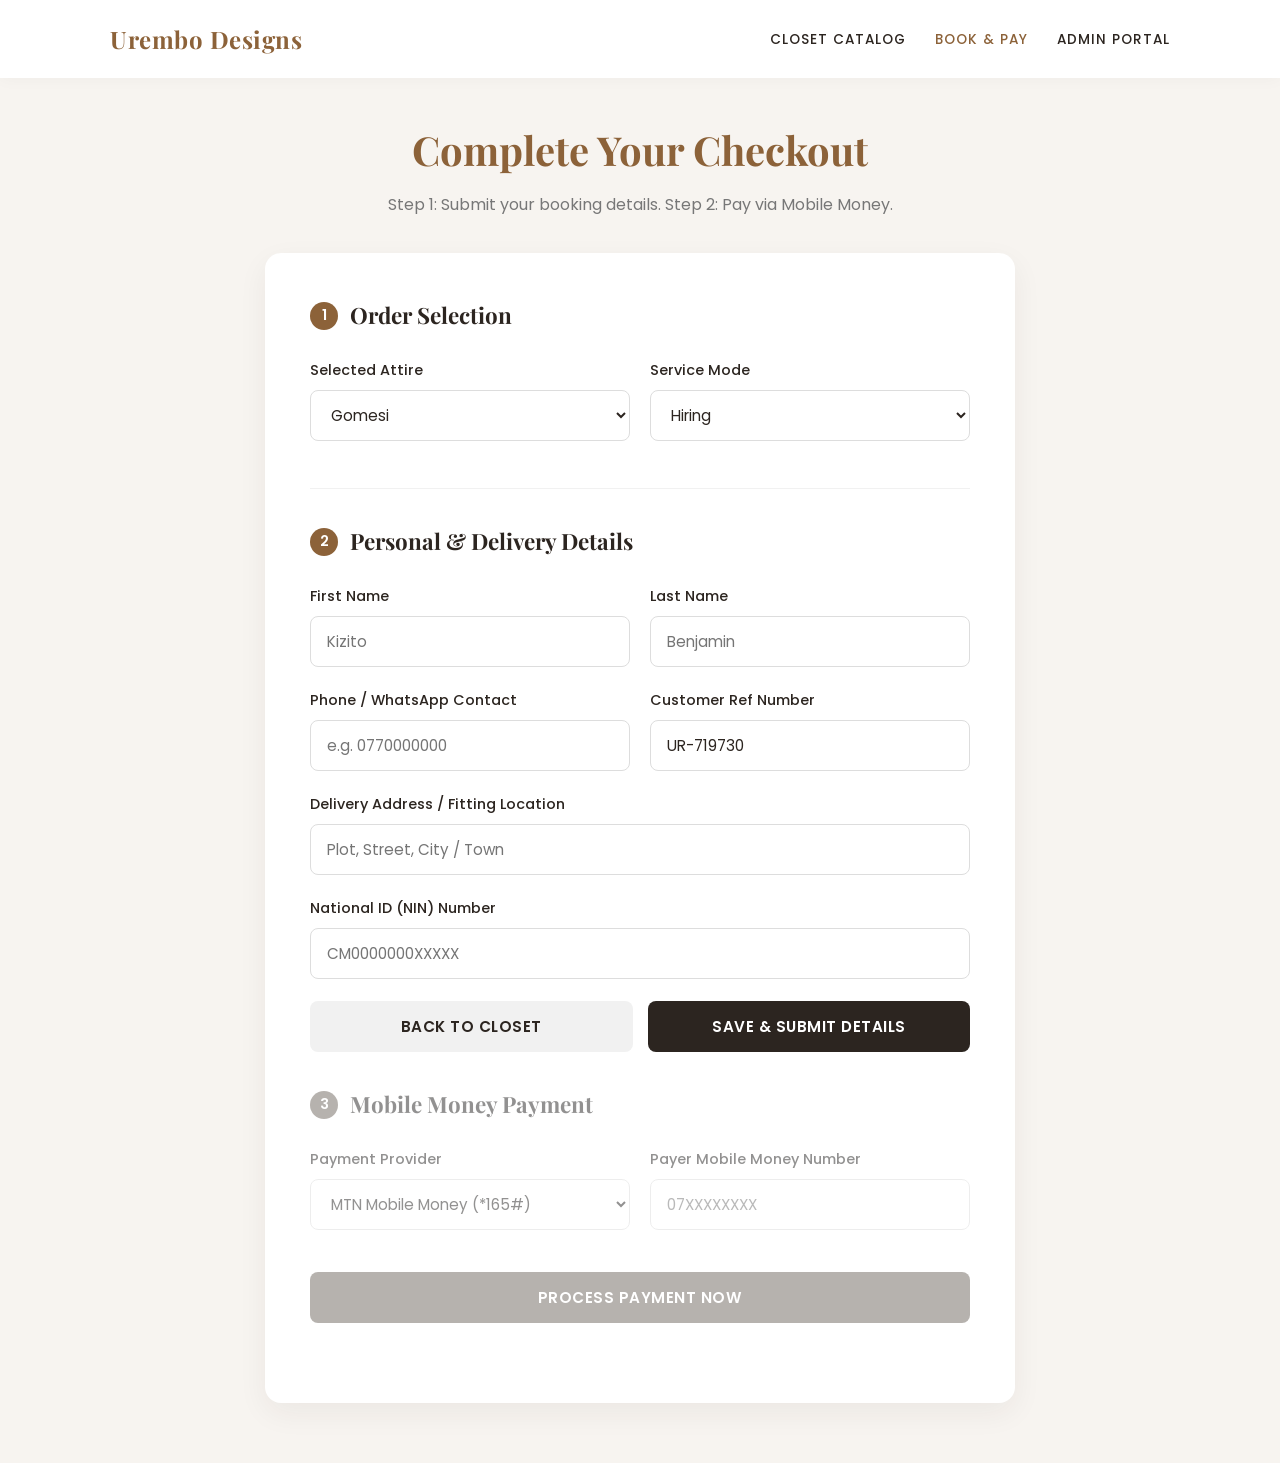
<file: customerdetails.html>
<!DOCTYPE html>
<html lang="en">
<head>
    <meta charset="UTF-8">
    <meta name="viewport" content="width=device-width, initial-scale=1.0">
    <title>Complete Your Order | Urembo Designs</title>
    
    <!-- Working Google Fonts Integration -->
    <link rel="preconnect" href="https://fonts.googleapis.com">
    <link rel="preconnect" href="https://fonts.gstatic.com" crossorigin>
    <link href="https://fonts.googleapis.com/css2?family=Playfair+Display:wght@500;600;700&family=Poppins:wght@300;400;500;600;700&display=swap" rel="stylesheet">
    
    <style>
        :root { 
            --primary: #8C6239; 
            --primary-dark: #6E4A27;
            --secondary: #F7F4F0; 
            --dark: #2C2520; 
            --white: #ffffff;
            --gray-light: #F1F1F1;
            --gray-border: #DDD;
            --success: #2E7D32;
            --error: #C62828;
            --info: #1565C0;
            --warning: #EF6C00;
            --shadow: 0 10px 30px rgba(44, 37, 32, 0.06);
            --transition: all 0.3s ease;
        }

        * { box-sizing: border-box; margin: 0; padding: 0; font-family: 'Poppins', sans-serif; }
        body { background-color: var(--secondary); color: var(--dark); padding-bottom: 60px; line-height: 1.6; }
        
        /* Navigation */
        .navbar { background-color: var(--white); box-shadow: 0 2px 15px rgba(0,0,0,0.03); padding: 20px 0; margin-bottom: 40px; position: sticky; top: 0; z-index: 100; }
        .nav-container { max-width: 1100px; margin: 0 auto; display: flex; justify-content: space-between; align-items: center; padding: 0 20px; }
        .nav-brand { font-family: 'Playfair Display', serif; font-size: 1.5rem; font-weight: 700; color: var(--primary); text-decoration: none; letter-spacing: 0.5px; }
        .nav-links a { color: var(--dark); text-decoration: none; font-weight: 500; margin-left: 25px; text-transform: uppercase; font-size: 0.85rem; letter-spacing: 1px; transition: var(--transition); }
        .nav-links a:hover, .nav-links a.active { color: var(--primary); }
        
        /* Header */
        .page-header { text-align: center; max-width: 700px; margin: 0 auto 35px auto; padding: 0 20px; }
        .page-header h1 { font-family: 'Playfair Display', serif; font-size: 2.5rem; color: var(--primary); margin-bottom: 10px; }
        .page-header p { color: #777; font-size: 1rem; }

        /* Form Card */
        .checkout-card { max-width: 750px; margin: 0 auto; background: var(--white); padding: 45px; border-radius: 16px; box-shadow: var(--shadow); }
        
        /* Form Sections */
        .form-section { margin-bottom: 35px; border-bottom: 1px solid var(--gray-light); padding-bottom: 25px; }
        .form-section:last-of-type { border-bottom: none; padding-bottom: 0; }
        .form-section h3 { font-family: 'Playfair Display', serif; font-size: 1.4rem; color: var(--dark); margin-bottom: 25px; display: flex; align-items: center; }
        .step-num { background-color: var(--primary); color: var(--white); width: 28px; height: 28px; border-radius: 50%; display: inline-flex; align-items: center; justify-content: center; font-size: 0.9rem; font-family: 'Poppins', sans-serif; font-weight: 600; margin-right: 12px; }
        
        /* Step 3 Locked State */
        .payment-section-disabled { opacity: 0.5; pointer-events: none; filter: grayscale(0.8); }

        /* Inputs */
        .form-row { display: grid; grid-template-columns: 1fr 1fr; gap: 20px; }
        .form-group { margin-bottom: 22px; position: relative; }
        label { display: block; font-weight: 500; margin-bottom: 8px; font-size: 0.9rem; color: var(--dark); }
        input, select { width: 100%; padding: 13px 16px; border: 1px solid var(--gray-border); border-radius: 8px; font-size: 0.95rem; color: var(--dark); background-color: var(--white); outline: none; transition: var(--transition); }
        input:focus, select:focus { border-color: var(--primary); box-shadow: 0 0 0 3px rgba(140, 98, 57, 0.1); }
        
        /* Status Boxes */
        .status-box { padding: 16px 20px; border-radius: 8px; font-size: 0.95rem; font-weight: 500; margin: 20px 0; display: none; line-height: 1.5; }
        .status-loading { background-color: #E3F2FD; color: var(--info); border: 1px solid #BBDEFB; }
        .status-success { background-color: #E8F5E9; color: var(--success); border: 1px solid #C8E6C9; }
        .status-error { background-color: #FFEBEE; color: var(--error); border: 1px solid #FFCDD2; }
        
        /* Buttons */
        .form-actions { display: flex; gap: 15px; margin-top: 20px; }
        .btn { flex: 1; padding: 14px; font-size: 0.95rem; font-weight: 600; border-radius: 8px; cursor: pointer; border: none; transition: var(--transition); text-transform: uppercase; letter-spacing: 0.5px; text-align: center; }
        .btn-secondary { background-color: var(--gray-light); color: var(--dark); }
        .btn-secondary:hover { background-color: var(--gray-border); }
        .btn-submit { background-color: var(--dark); color: var(--white); }
        .btn-submit:hover { background-color: #000; }
        .btn-pay { background-color: var(--primary); color: var(--white); }
        .btn-pay:hover { background-color: var(--primary-dark); }
        .btn:disabled { background-color: #CCC !important; color: #888 !important; cursor: not-allowed; }

        @media (max-width: 600px) {
            .form-row { grid-template-columns: 1fr; gap: 0; }
            .checkout-card { padding: 25px; }
            .form-actions { flex-direction: column; }
            .nav-container { flex-direction: column; gap: 15px; }
            .nav-links a { margin: 0 10px; }
        }
    </style>
</head>
<body>

    <!-- Navigation Bar -->
    <nav class="navbar">
        <div class="nav-container">
            <a href="urembo.html" class="nav-brand">Urembo Designs</a>
            <div class="nav-links">
                <a href="urembo.html">Closet Catalog</a>
                <a href="customerdetails.html" class="active">Book & Pay</a>
                <a href="admin.html">Admin Portal</a>
            </div>
        </div>
    </nav>

    <div class="main-container">
        <header class="page-header">
            <h1>Complete Your Checkout</h1>
            <p>Step 1: Submit your booking details. Step 2: Pay via Mobile Money.</p>
        </header>

        <div class="checkout-card">
            
            <!-- STAGE 1: CUSTOMER DETAILS FORM -->
            <form id="customerDetailsForm" onsubmit="handleDetailsSubmission(event)">
                
                <!-- Section 1: Order Config -->
                <section class="form-section">
                    <h3><span class="step-num">1</span> Order Selection</h3>
                    <div class="form-row">
                        <div class="form-group">
                            <label for="custItem">Selected Attire</label>
                            <select id="custItem" name="attireItem" required>
                                <option value="Gomesi">Gomesi</option>
                                <option value="Kanzu">Kanzu</option>
                                <option value="Gentleman Suits">Gentleman Suits</option>
                                <option value="Wedding Gown">Wedding Gown</option>
                                <option value="Bridal Gomesi">Bridal Gomesi</option>
                                <option value="Mushanana">Mushanana</option>
                                <option value="Groom's Suit">Groom's Suit</option>
                            </select>
                        </div>
                        <div class="form-group">
                            <label for="serviceType">Service Mode</label>
                            <select id="serviceType" name="serviceType" required>
                                <option value="Hiring">Hiring</option>
                                <option value="Buying">Buying</option>
                            </select>
                        </div>
                    </div>
                </section>

                <!-- Section 2: Personal Details -->
                <section class="form-section">
                    <h3><span class="step-num">2</span> Personal & Delivery Details</h3>
                    <div class="form-row">
                        <div class="form-group">
                            <label for="fname">First Name</label>
                            <input type="text" id="fname" placeholder="Kizito" required>
                        </div>
                        <div class="form-group">
                            <label for="lname">Last Name</label>
                            <input type="text" id="lname" placeholder="Benjamin" required>
                        </div>
                    </div>
                    
                    <div class="form-row">
                        <div class="form-group">
                            <label for="phone">Phone / WhatsApp Contact</label>
                            <input type="tel" id="phone" placeholder="e.g. 0770000000" required>
                        </div>
                        <div class="form-group">
                            <label for="customerNumber">Customer Ref Number</label>
                            <input type="text" id="customerNumber" placeholder="Auto-generated">
                        </div>
                    </div>

                    <div class="form-group">
                        <label for="add">Delivery Address / Fitting Location</label>
                        <input type="text" id="add" placeholder="Plot, Street, City / Town" required>
                    </div>

                    <div class="form-group">
                        <label for="NIN">National ID (NIN) Number</label>
                        <input type="text" id="NIN" placeholder="CM0000000XXXXX">
                    </div>

                    <div class="form-actions">
                        <button type="button" class="btn btn-secondary" onclick="window.location.href='urembo.html'">Back to Closet</button>
                        <button type="submit" id="saveDetailsBtn" class="btn btn-submit">Save & Submit Details</button>
                    </div>
                </section>
            </form>

            <!-- Status Box for Details Submission -->
            <div id="detailsStatusBox" class="status-box"></div>

            <!-- STAGE 2: SEPARATE PAYMENTS SECTION (Initially Disabled) -->
            <form id="paymentGatewayForm" class="payment-section-disabled" onsubmit="handlePaymentSubmission(event)">
                <section class="form-section" style="border-bottom: none; padding-bottom: 0;">
                    <h3><span class="step-num">3</span> Mobile Money Payment</h3>
                    <div class="form-row">
                        <div class="form-group">
                            <label for="momoNetwork">Payment Provider</label>
                            <select id="momoNetwork" required>
                                <option value="MTN MoMo">MTN Mobile Money (*165#)</option>
                                <option value="Airtel Money">Airtel Money (*185#)</option>
                            </select>
                        </div>
                        <div class="form-group">
                            <label for="momoNumber">Payer Mobile Money Number</label>
                            <input type="tel" id="momoNumber" placeholder="07XXXXXXXX" required>
                        </div>
                    </div>

                    <div class="form-actions">
                        <button type="submit" id="payBtn" class="btn btn-pay">Process Payment Now</button>
                    </div>
                </section>
            </form>

            <!-- Status Box for Payment Processing -->
            <div id="paymentStatusBox" class="status-box"></div>

        </div>
    </div>

    <script>
        let currentBookingId = null;

        // Auto pre-fill item and service mode from localStorage on load
        window.onload = function() {
            const selectedItem = localStorage.getItem('selectedItem');
            const selectedServiceMode = localStorage.getItem('selectedServiceMode');

            if (selectedItem) {
                const itemSelect = document.getElementById('custItem');
                for (let option of itemSelect.options) {
                    if (option.value.toLowerCase() === selectedItem.toLowerCase() || option.text.toLowerCase().includes(selectedItem.toLowerCase())) {
                        option.selected = true;
                        break;
                    }
                }
            }

            if (selectedServiceMode) {
                document.getElementById('serviceType').value = selectedServiceMode;
            }

            const refField = document.getElementById('customerNumber');
            if (!refField.value) {
                refField.value = 'UR-' + Math.floor(100000 + Math.random() * 900000);
            }
        };

        // STEP 1: Handle Details Submission
        function handleDetailsSubmission(event) {
            event.preventDefault();

            const firstName = document.getElementById('fname').value.trim();
            const lastName = document.getElementById('lname').value.trim();
            const phone = document.getElementById('phone').value.trim();
            const item = document.getElementById('custItem').value;
            const type = document.getElementById('serviceType').value;
            const address = document.getElementById('add').value.trim();
            const ninNumber = document.getElementById('NIN').value.trim();
            const customerNumber = document.getElementById('customerNumber').value.trim();

            const detailsStatus = document.getElementById('detailsStatusBox');
            
            // Generate temporary unique ID for this order
            currentBookingId = "ORD-" + Date.now();

            const newBooking = {
                id: currentBookingId,
                date: new Date().toLocaleString('en-GB', { day: '2-digit', month: 'short', year: 'numeric', hour: '2-digit', minute: '2-digit' }),
                name: `${firstName} ${lastName}`,
                phone: phone,
                item: item,
                type: type,
                address: address,
                ninNumber: ninNumber || "N/A",
                customerNumber: customerNumber,
                paymentStatus: "PENDING PAYMENT"
            };

            // Save order into Admin Database immediately
            let currentBookings = JSON.parse(localStorage.getItem('urembo_bookings')) || [];
            currentBookings.push(newBooking);
            localStorage.setItem('urembo_bookings', JSON.stringify(currentBookings));

            // Feedback & Enable Step 3 (Payment Section)
            detailsStatus.className = "status-box status-success";
            detailsStatus.style.display = "block";
            detailsStatus.innerHTML = `<strong>Customer Details Saved!</strong><br>Your order reference is <b>${customerNumber}</b>. You can now proceed to Mobile Money payment below.`;

            // Lock Details Form & Unlock Payment Form
            document.getElementById('saveDetailsBtn').disabled = true;
            document.getElementById('saveDetailsBtn').innerText = "Details Submitted ✓";
            document.getElementById('paymentGatewayForm').classList.remove('payment-section-disabled');
            document.getElementById('momoNumber').value = phone; // Pre-fill MoMo number
        }

        // STEP 2: Handle Payment Processing
        async function handlePaymentSubmission(event) {
            event.preventDefault();

            const payBtn = document.getElementById('payBtn');
            const paymentStatus = document.getElementById('paymentStatusBox');
            const momoNetwork = document.getElementById('momoNetwork').value;
            const momoNumber = document.getElementById('momoNumber').value.trim();

            payBtn.disabled = true;
            paymentStatus.className = "status-box status-loading";
            paymentStatus.style.display = "block";
            paymentStatus.innerHTML = `<strong>Initiating ${momoNetwork}...</strong><br>Sending prompt to <b>${momoNumber}</b>. Please approve with your Mobile Money PIN.`;

            try {
                const response = await simulateMomoApiPayment();

                if (response.status === "SUCCESS") {
                    // Update order in local storage to PAID
                    let currentBookings = JSON.parse(localStorage.getItem('urembo_bookings')) || [];
                    const orderIndex = currentBookings.findIndex(b => b.id === currentBookingId);

                    if (orderIndex > -1) {
                        currentBookings[orderIndex].paymentStatus = "PAID via " + momoNetwork;
                        currentBookings[orderIndex].transactionId = response.txnId;
                        localStorage.setItem('urembo_bookings', JSON.stringify(currentBookings));
                    }

                    paymentStatus.className = "status-box status-success";
                    paymentStatus.innerHTML = `<strong>Payment Authorized!</strong><br>Txn ID: <b>${response.txnId}</b>. Your booking is finalized. Redirecting to admin portal...`;

                    localStorage.removeItem('selectedItem');
                    localStorage.removeItem('selectedServiceMode');

                    setTimeout(() => {
                        window.location.href = "admin.html";
                    }, 2500);
                }
            } catch (err) {
                paymentStatus.className = "status-box status-error";
                paymentStatus.innerHTML = `<strong>Payment Failed:</strong> ${err.message}`;
                payBtn.disabled = false;
            }
        }

        // Mock API Call
        function simulateMomoApiPayment() {
            return new Promise((resolve) => {
                setTimeout(() => {
                    resolve({
                        status: "SUCCESS",
                        txnId: "UGX-MOMO-" + Math.floor(100000000 + Math.random() * 900000000)
                    });
                }, 2000);
            });
        }
    </script>
</body>
</html>
</file>
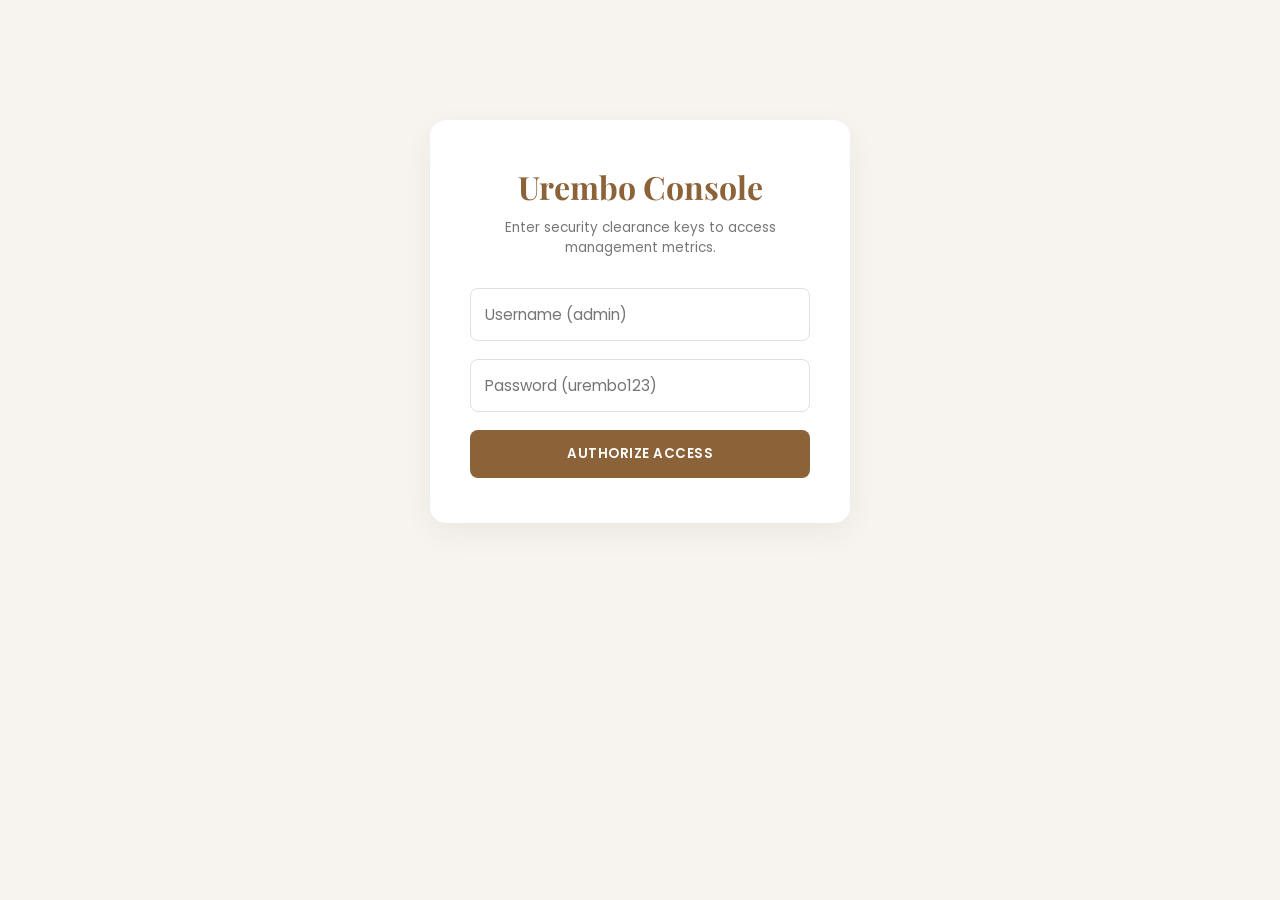
<file: practise/admin.html>
<!DOCTYPE html>
<html lang="en">
<head>
    <meta charset="UTF-8">
    <meta name="viewport" content="width=device-width, initial-scale=1.0">
    <title>Admin Dashboard | Urembo Designs</title>
    
    <!-- Google Fonts Integration -->
    <link rel="preconnect" href="https://fonts.googleapis.com">
    <link rel="preconnect" href="https://fonts.gstatic.com" crossorigin>
    <link href="https://fonts.googleapis.com/css2?family=Playfair+Display:wght@500;600;700&family=Poppins:wght@300;400;500;600&display=swap" rel="stylesheet">
    
    <style>
        :root { 
            --primary: #8C6239; 
            --primary-dark: #6E4A27;
            --secondary: #F7F4F0; 
            --dark: #2C2520; 
            --white: #ffffff;
            --gray-light: #F9F9F9;
            --gray-border: #E0E0E0;
            --success: #2E7D32;
            --error: #C62828;
            --warning: #EF6C00;
            --shadow: 0 10px 30px rgba(44, 37, 32, 0.06);
            --transition: all 0.3s ease;
        }

        * { box-sizing: border-box; margin: 0; padding: 0; font-family: 'Poppins', sans-serif; }
        body { background-color: var(--secondary); color: var(--dark); min-height: 100vh; padding: 40px 20px; }
        
        /* Centered Premium Login Container */
        .login-box {
            max-width: 420px; 
            margin: 80px auto; 
            background: var(--white); 
            padding: 45px 40px; 
            border-radius: 16px; 
            box-shadow: var(--shadow); 
            text-align: center;
            transition: var(--transition);
        }
        .login-box h2 { font-family: 'Playfair Display', serif; font-size: 2rem; margin-bottom: 10px; color: var(--primary); }
        .login-box p { font-size: 0.85rem; color: #777; margin-bottom: 30px; }
        .login-box input { width: 100%; padding: 14px; margin-bottom: 18px; border: 1px solid var(--gray-border); border-radius: 8px; font-size: 0.95rem; outline: none; transition: var(--transition); }
        .login-box input:focus { border-color: var(--primary); box-shadow: 0 0 0 3px rgba(140, 98, 57, 0.1); }
        .login-box button { background: var(--primary); color: white; border: none; width: 100%; padding: 14px; border-radius: 8px; cursor: pointer; font-weight: 600; text-transform: uppercase; letter-spacing: 0.5px; transition: var(--transition); }
        .login-box button:hover { background: var(--primary-dark); }
        
        /* Dashboard Layout */
        .dashboard { display: none; max-width: 1200px; margin: 0 auto; background: var(--white); padding: 40px; border-radius: 16px; box-shadow: var(--shadow); animation: fadeIn 0.4s ease; }
        .dash-header { display: flex; justify-content: space-between; align-items: center; margin-bottom: 25px; border-bottom: 1px solid var(--gray-border); padding-bottom: 20px;}
        .dash-header h2 { font-family: 'Playfair Display', serif; font-size: 2.2rem; color: var(--dark); }
        .dash-actions { display: flex; gap: 12px; flex-wrap: wrap; }
        
        /* Control Buttons */
        .btn-dash { padding: 10px 20px; font-size: 0.85rem; font-weight: 600; border-radius: 6px; cursor: pointer; border: none; text-transform: uppercase; letter-spacing: 0.5px; transition: var(--transition); }
        .export-btn { background: #E8F5E9; color: var(--success); border: 1px solid #C8E6C9; }
        .export-btn:hover { background: #C8E6C9; }
        .clear-btn { background: #FFF3E0; color: var(--warning); border: 1px solid #FFE0B2; }
        .clear-btn:hover { background: #FFE0B2; }
        .logout-btn { background: #FFEBEE; color: var(--error); border: 1px solid #FFCDD2; }
        .logout-btn:hover { background: #FFCDD2; }
        .delete-btn { background: #FFEBEE; color: var(--error); border: 1px solid #FFCDD2; padding: 6px 12px; border-radius: 4px; cursor: pointer; font-size: 0.8rem; font-weight: 600; }
        .delete-btn:hover { background: var(--error); color: var(--white); }
        .edit-btn { background: #E3F2FD; color: #1565C0; border: 1px solid #BBDEFB; padding: 6px 12px; border-radius: 4px; cursor: pointer; font-size: 0.8rem; font-weight: 600; margin-right: 6px; }
        .edit-btn:hover { background: #1565C0; color: var(--white); }
        .pay-btn { background: #E8F5E9; color: var(--success); border: 1px solid #C8E6C9; padding: 6px 12px; border-radius: 4px; cursor: pointer; font-size: 0.8rem; font-weight: 600; margin-right: 6px; }
        .pay-btn:hover { background: var(--success); color: var(--white); }

        /* Filter Search Bar */
        .search-container { margin-bottom: 15px; }
        .search-container input { width: 100%; padding: 12px 16px; border: 1px solid var(--gray-border); border-radius: 8px; font-size: 0.9rem; outline: none; }
        .search-container input:focus { border-color: var(--primary); }

        /* Catalog Form Layout */
        .catalog-form-container { background: var(--gray-light); padding: 25px; border-radius: 8px; margin-bottom: 25px; border: 1px solid var(--gray-border); }
        .catalog-form-grid { display: grid; grid-template-columns: 2fr 1fr 1fr 1fr; gap: 15px; }
        .catalog-form-grid input { padding: 12px; border: 1px solid var(--gray-border); border-radius: 6px; font-size: 0.9rem; outline: none; }
        .catalog-form-grid input:focus { border-color: var(--primary); }

        /* Data Tables */
        .table-responsive { width: 100%; overflow-x: auto; margin-top: 15px; border-radius: 8px; border: 1px solid var(--gray-border); margin-bottom: 40px; }
        table { width: 100%; border-collapse: collapse; min-width: 900px; }
        th, td { padding: 16px 20px; text-align: left; font-size: 0.9rem; }
        th { background-color: var(--primary); color: var(--white); font-weight: 600; letter-spacing: 0.5px; }
        tr { border-bottom: 1px solid var(--gray-border); transition: var(--transition); }
        tr:last-child { border-bottom: none; }
        tbody tr:hover { background-color: var(--gray-light); }
        
        /* Badges & Meta */
        .meta-text { font-size: 0.78rem; color: #777; margin-top: 4px; display: block; }
        .badge { display: inline-block; padding: 4px 10px; border-radius: 20px; font-size: 0.75rem; font-weight: 600; text-transform: uppercase; }
        .badge-hiring { background-color: #E3F2FD; color: #1565C0; }
        .badge-buying { background-color: #E8F5E9; color: #2E7D32; }
        .badge-paid { background-color: #E8F5E9; color: #2E7D32; border: 1px solid #A5D6A7; }
        .badge-pending { background-color: #FFF3E0; color: #EF6C00; border: 1px solid #FFE0B2; }
        
        .alert-notice { padding: 12px; background: #FFEBEE; color: var(--error); border-radius: 8px; font-size: 0.85rem; margin-bottom: 18px; font-weight: 500; display: none; }

        @keyframes fadeIn {
            from { opacity: 0; transform: translateY(10px); }
            to { opacity: 1; transform: translateY(0); }
        }

        @media (max-width: 768px) {
            .dash-header { flex-direction: column; align-items: flex-start; gap: 15px; }
            .dash-actions { width: 100%; justify-content: flex-start; }
            .dashboard { padding: 25px; }
            .catalog-form-grid { grid-template-columns: 1fr; }
        }
    </style>
</head>
<body>

    <!-- Login Form Section -->
    <div class="login-box" id="loginBox">
        <h2>Urembo Console</h2>
        <p>Enter security clearance keys to access management metrics.</p>
        
        <div class="alert-notice" id="loginAlert">Incorrect administrative security details!</div>
        
        <input type="text" id="username" placeholder="Username (admin)" autocomplete="off">
        <input type="password" id="password" placeholder="Password (urembo123)">
        <button onclick="handleLogin()">Authorize Access</button>
    </div>

    <!-- Hidden Dashboard Section -->
    <div class="dashboard" id="dashBox">
        
        <!-- Header Controls -->
        <div class="dash-header">
            <h2>Customer Orders Received</h2>
            <div class="dash-actions">
                <button class="btn-dash export-btn" onclick="exportToCSV()">Export CSV</button>
                <button class="btn-dash clear-btn" onclick="clearData()">Wipe Local Cache</button>
                <button class="btn-dash logout-btn" onclick="handleLogout()">Secure Logout</button>
            </div>
        </div>

        <!-- Filter Search Bar -->
        <div class="search-container">
            <input type="text" id="orderSearch" placeholder="Search orders by name, phone, item, or reference..." onkeyup="filterOrders()">
        </div>

        <!-- Orders Table -->
        <div class="table-responsive">
            <table>
                <thead>
                    <tr>
                        <th>Timestamp / Order ID</th>
                        <th>Client Profiling</th>
                        <th>Contact / Phone</th>
                        <th>Fittings Location</th>
                        <th>Item Choice</th>
                        <th>Service Mode</th>
                        <th>Payment Status</th>
                        <th style="text-align: right;">Actions</th>
                    </tr>
                </thead>
                <tbody id="tableBody">
                    <!-- Dynamic bookings sync -->
                </tbody>
            </table>
        </div>

        <!-- Catalog Pricing Section Header -->
        <div class="dash-header" style="margin-top: 20px;">
            <h2>Manage Catalog Pricing</h2>
        </div>

        <!-- Add / Update Catalog Form -->
        <div class="catalog-form-container">
            <h4 style="margin-bottom: 15px; font-family: 'Playfair Display', serif; font-size: 1.2rem;">Add / Update Catalog Item</h4>
            <div class="catalog-form-grid" id="catalogForm">
                <input type="text" id="itemName" placeholder="Item Name (e.g., Mushanana)">
                <input type="text" id="itemHire" placeholder="Hiring Price (e.g., 35,000)">
                <input type="text" id="itemBuy" placeholder="Buying Price (e.g., 120,000)">
                <button class="btn-dash" style="background: var(--primary); color: white;" onclick="saveCatalogItem()">Save Item</button>
            </div>
        </div>

        <!-- Catalog Table -->
        <div class="table-responsive">
            <table>
                <thead>
                    <tr>
                        <th>Item Garment Choice</th>
                        <th>Hiring Rate (UGX)</th>
                        <th>Buying Rate (UGX)</th>
                        <th style="text-align: right;">Administrative Actions</th>
                    </tr>
                </thead>
                <tbody id="adminCatalogBody">
                    <!-- Live catalog items sync -->
                </tbody>
            </table>
        </div>

    </div>

    <script>
        const API_BASE_URL = '/api/bookings';

        // Check for active session on load
        window.addEventListener('DOMContentLoaded', () => {
            if (sessionStorage.getItem('urembo_auth') === 'true') {
                document.getElementById('loginBox').style.display = "none";
                document.getElementById('dashBox').style.display = "block";
                loadDashboardData();
                loadCatalogData();
            }
        });

        // Check Login Credentials
        function handleLogin() {
            const user = document.getElementById('username').value.trim();
            const pass = document.getElementById('password').value.trim();
            const alertBox = document.getElementById('loginAlert');

            if(user === "admin" && pass === "urembo123") {
                alertBox.style.display = "none";
                sessionStorage.setItem('urembo_auth', 'true');
                document.getElementById('loginBox').style.display = "none";
                document.getElementById('dashBox').style.display = "block";
                loadDashboardData();
                loadCatalogData();
            } else {
                alertBox.style.display = "block";
            }
        }

        // Handle Logout
        function handleLogout() {
            sessionStorage.removeItem('urembo_auth');
            document.getElementById('username').value = "";
            document.getElementById('password').value = "";
            document.getElementById('dashBox').style.display = "none";
            document.getElementById('loginBox').style.display = "block";
        }

        // Load Booking Orders (REST API + LocalStorage Fallback)
        async function loadDashboardData() {
            const tableBody = document.getElementById('tableBody');
            tableBody.innerHTML = "";

            let bookings = [];

            try {
                // Fetch live data from Express REST API
                const response = await fetch(API_BASE_URL);
                if (response.ok) {
                    const data = await response.json();
                    bookings = data.bookings || [];
                } else {
                    throw new Error('API server returned non-200 status');
                }
            } catch (err) {
                console.warn('Backend offline or fetch failed. Falling back to local cache stream:', err.message);
                bookings = JSON.parse(localStorage.getItem('urembo_bookings')) || [];
            }

            if(bookings.length === 0) {
                tableBody.innerHTML = `<tr><td colspan="8" style="text-align:center; padding: 40px; color:#888;">No orders recorded in database streams yet.</td></tr>`;
                return;
            }

            bookings.forEach(data => {
                const bookingId = data.id || 'N/A';
                const addressStr = escapeHtml(data.address || "Not provided");
                const ninStr = data.ninNumber ? `NIN: ${escapeHtml(data.ninNumber)}` : "No NIN Captured";
                const refStr = data.customerNumber ? `Ref: ${escapeHtml(data.customerNumber)}` : "Direct Booking";
                const typeClass = data.type ? data.type.toLowerCase() : 'hiring';
                
                const rawStatus = (data.paymentStatus || 'PENDING PAYMENT').toUpperCase();
                const statusBadgeClass = rawStatus === 'PAID' ? 'badge-paid' : 'badge-pending';
                const txIdStr = data.transactionId && data.transactionId !== 'N/A' ? `TxID: ${escapeHtml(data.transactionId)}` : 'No TxID';

                let row = `<tr>
                    <td>
                        <b>${escapeHtml(data.date || 'N/A')}</b>
                        <span class="meta-text">ID: ${escapeHtml(bookingId)}</span>
                    </td>
                    <td>
                        <div style="font-weight:600; color:var(--dark);">${escapeHtml(data.name || 'Anonymous')}</div>
                        <span class="meta-text">${refStr}</span>
                    </td>
                    <td>
                        <div>${escapeHtml(data.phone || 'N/A')}</div>
                        <span class="meta-text">${ninStr}</span>
                    </td>
                    <td style="max-width: 200px; white-space: nowrap; overflow: hidden; text-overflow: ellipsis;" title="${addressStr}">
                        ${addressStr}
                    </td>
                    <td><span style="font-weight: 500; color: var(--primary);">${escapeHtml(data.item || 'Not Specified')}</span></td>
                    <td><span class="badge badge-${typeClass}">${escapeHtml(data.type || 'Hiring')}</span></td>
                    <td>
                        <span class="badge ${statusBadgeClass}">${rawStatus}</span>
                        <span class="meta-text">${txIdStr}</span>
                    </td>
                    <td style="text-align: right;">
                        <button class="pay-btn" onclick="updatePaymentStatus('${bookingId}')">Payment</button>
                        <button class="delete-btn" onclick="deleteBookingRecord('${bookingId}')">Delete</button>
                    </td>
                </tr>`;
                tableBody.innerHTML += row;
            });
        }

        // PUT /api/bookings/:id/payment - Update Payment Status and Transaction ID
        async function updatePaymentStatus(bookingId) {
            if (!bookingId || bookingId === 'N/A') {
                alert("Cannot update a record without a valid Booking ID.");
                return;
            }

            const transactionId = prompt(`Enter Payment Transaction ID / Reference for Order [${bookingId}]:`);
            if (transactionId === null) return; // User canceled prompt

            try {
                const response = await fetch(`${API_BASE_URL}/${bookingId}/payment`, {
                    method: 'PUT',
                    headers: { 'Content-Type': 'application/json' },
                    body: JSON.stringify({
                        paymentStatus: 'PAID',
                        transactionId: transactionId.trim() || 'MANUAL_OVERRIDE'
                    })
                });

                const result = await response.json();
                if (!response.ok) throw new Error(result.error || 'Failed to update payment');

                alert(`Success: Payment for ${bookingId} updated to PAID.`);
                loadDashboardData();
            } catch (err) {
                console.warn('REST API update failed, attempting local cache fallback:', err.message);
                
                // Fallback for local storage
                let bookings = JSON.parse(localStorage.getItem('urembo_bookings')) || [];
                const idx = bookings.findIndex(b => b.id === bookingId);
                if (idx > -1) {
                    bookings[idx].paymentStatus = 'PAID';
                    bookings[idx].transactionId = transactionId.trim() || 'MANUAL_OVERRIDE';
                    localStorage.setItem('urembo_bookings', JSON.stringify(bookings));
                    alert(`Local Record Updated: Payment for ${bookingId} set to PAID.`);
                    loadDashboardData();
                } else {
                    alert(`Error updating payment: ${err.message}`);
                }
            }
        }

        // DELETE /api/bookings/:id - Delete an Order Record
        async function deleteBookingRecord(bookingId) {
            if (!confirm(`CRITICAL WARNING: Are you sure you want to permanently delete order [${bookingId}]?`)) {
                return;
            }

            try {
                const response = await fetch(`${API_BASE_URL}/${bookingId}`, {
                    method: 'DELETE'
                });

                const result = await response.json();
                if (!response.ok) throw new Error(result.error || 'Failed to delete booking');

                // Sync local storage if present
                let localBookings = JSON.parse(localStorage.getItem('urembo_bookings')) || [];
                localBookings = localBookings.filter(b => b.id !== bookingId);
                localStorage.setItem('urembo_bookings', JSON.stringify(localBookings));

                loadDashboardData();
            } catch (err) {
                console.warn('REST API delete failed, executing local storage cleanup:', err.message);
                
                let localBookings = JSON.parse(localStorage.getItem('urembo_bookings')) || [];
                localBookings = localBookings.filter(b => b.id !== bookingId);
                localStorage.setItem('urembo_bookings', JSON.stringify(localBookings));
                loadDashboardData();
            }
        }

        // Filter Orders in Real-Time
        function filterOrders() {
            const query = document.getElementById('orderSearch').value.toLowerCase();
            const rows = document.querySelectorAll('#tableBody tr');
            
            rows.forEach(row => {
                const text = row.innerText.toLowerCase();
                row.style.display = text.includes(query) ? '' : 'none';
            });
        }

        // Export Booking Orders as CSV File
        async function exportToCSV() {
            let bookings = [];

            try {
                const response = await fetch(API_BASE_URL);
                if (response.ok) {
                    const data = await response.json();
                    bookings = data.bookings || [];
                }
            } catch (err) {
                bookings = JSON.parse(localStorage.getItem('urembo_bookings')) || [];
            }

            if(bookings.length === 0) {
                alert("No order records available to export.");
                return;
            }

            let csvContent = "data:text/csv;charset=utf-8,ID,Timestamp,Name,Phone,Reference,NIN,Address,Item,Service Mode,Payment Status,Transaction ID\n";
            bookings.forEach(b => {
                let row = [
                    `"${b.id || ''}"`,
                    `"${b.date || ''}"`,
                    `"${b.name || ''}"`,
                    `"${b.phone || ''}"`,
                    `"${b.customerNumber || ''}"`,
                    `"${b.ninNumber || ''}"`,
                    `"${(b.address || '').replace(/"/g, '""')}"`,
                    `"${b.item || ''}"`,
                    `"${b.type || ''}"`,
                    `"${b.paymentStatus || 'PENDING PAYMENT'}"`,
                    `"${b.transactionId || 'N/A'}"`
                ].join(",");
                csvContent += row + "\n";
            });

            const encodedUri = encodeURI(csvContent);
            const link = document.createElement("a");
            link.setAttribute("href", encodedUri);
            link.setAttribute("download", `urembo_orders_${new Date().toISOString().slice(0,10)}.csv`);
            document.body.appendChild(link);
            link.click();
            document.body.removeChild(link);
        }

        // Clear Order Log Data
        function clearData() {
            if(confirm("CRITICAL WARNING: Are you completely sure you want to permanently clear out all client local cache logs? This action cannot be reversed.")) {
                localStorage.removeItem('urembo_bookings');
                loadDashboardData();
            }
        }

        // Manage Catalog Items (Add / Edit)
        function saveCatalogItem() {
            const nameInput = document.getElementById('itemName');
            const hireInput = document.getElementById('itemHire');
            const buyInput = document.getElementById('itemBuy');

            const name = nameInput.value.trim();
            const hire = hireInput.value.trim();
            const buy = buyInput.value.trim();

            if (!name || !hire || !buy) {
                alert("Please fill in all three fields for the garment catalog item.");
                return;
            }

            let catalog = JSON.parse(localStorage.getItem('urembo_catalog')) || [];
            
            // Check if item exists to update it, or add new
            const existingIndex = catalog.findIndex(item => item.name.toLowerCase() === name.toLowerCase());
            
            if (existingIndex > -1) {
                catalog[existingIndex] = { name, hire, buy };
            } else {
                catalog.push({ name, hire, buy });
            }

            localStorage.setItem('urembo_catalog', JSON.stringify(catalog));
            
            // Reset input forms
            nameInput.value = '';
            hireInput.value = '';
            buyInput.value = '';

            loadCatalogData();
        }

        // Edit Catalog Item Helper
        function editCatalogItem(index) {
            let catalog = JSON.parse(localStorage.getItem('urembo_catalog')) || [];
            const item = catalog[index];
            if (item) {
                document.getElementById('itemName').value = item.name;
                document.getElementById('itemHire').value = item.hire;
                document.getElementById('itemBuy').value = item.buy;
                document.getElementById('itemName').focus();
            }
        }

        // Load Catalog Table
        function loadCatalogData() {
            const catalogBody = document.getElementById('adminCatalogBody');
            catalogBody.innerHTML = "";

            let catalog = JSON.parse(localStorage.getItem('urembo_catalog')) || [];

            if (catalog.length === 0) {
                catalogBody.innerHTML = `<tr><td colspan="4" style="text-align:center; padding: 30px; color:#888;">No catalog items added yet.</td></tr>`;
                return;
            }

            catalog.forEach((item, index) => {
                let row = `<tr>
                    <td><b style="color: var(--dark);">${escapeHtml(item.name)}</b></td>
                    <td>${escapeHtml(item.hire)}</td>
                    <td>${escapeHtml(item.buy)}</td>
                    <td style="text-align: right;">
                        <button class="edit-btn" onclick="editCatalogItem(${index})">Edit</button>
                        <button class="delete-btn" onclick="deleteCatalogItem(${index})">Delete</button>
                    </td>
                </tr>`;
                catalogBody.innerHTML += row;
            });
        }

        // Delete Individual Catalog Item
        function deleteCatalogItem(index) {
            let catalog = JSON.parse(localStorage.getItem('urembo_catalog')) || [];
            if(confirm(`Are you sure you want to delete "${catalog[index].name}" from the catalog?`)) {
                catalog.splice(index, 1);
                localStorage.setItem('urembo_catalog', JSON.stringify(catalog));
                loadCatalogData();
            }
        }

        // XSS Helper Function
        function escapeHtml(str) {
            if (!str) return '';
            return String(str)
                .replace(/&/g, '&amp;')
                .replace(/</g, '&lt;')
                .replace(/>/g, '&gt;')
                .replace(/"/g, '&quot;')
                .replace(/'/g, '&#039;');
        }
    </script>
</body>
</html>
</file>
<file: style.css>
h1{
            text-decoration: underline;
            text-align: center;
        }
        *{
            background-color: maroon;
         }
       form {
            text-align: center;
        }
        table{
            background-color: aliceblue;
            border: white solid 5px;
        }
        nav{
            text-align: center;
            background-color: red;
            font-size: 20px;
            padding: 10px;
        }
        /* Base reset styles and typography */
* {
    box-sizing: border-box;
    margin: 0;
    padding: 0;
    font-family: 'Segoe UI', Tahoma, Geneva, Verdana, sans-serif;
}

body {
    background-color: #f4f6f9;
    color: #333;
    line-height: 1.6;
}

/* Modern Minimalist Navbar styling */
.navbar {
    background-color: #ffffff;
    box-shadow: 0 2px 4px rgba(0,0,0,0.06);
    padding: 15px 0;
    position: sticky;
    top: 0;
    z-index: 100;
}

.nav-container {
    max-width: 1000px;
    margin: 0 auto;
    display: flex;
    justify-content: space-between;
    align-items: center;
    padding: 0 20px;
}

.nav-brand {
    font-weight: bold;
    font-size: 20px;
    color: #2c3e50;
    text-decoration: none;
}

.nav-links a {
    text-decoration: none;
    color: #666;
    margin-left: 20px;
    font-size: 15px;
    transition: color 0.2s ease;
}

.nav-links a:hover, .nav-links a.active {
    color: #27ae60;
    font-weight: 600;
}

/* Container Structure */
.main-container {
    max-width: 700px;
    margin: 40px auto;
    padding: 0 20px;
}

.page-header {
    text-align: center;
    margin-bottom: 30px;
}

.page-header h1 {
    color: #2c3e50;
    margin-bottom: 8px;
}

.page-header p {
    color: #7f8c8d;
}

/* Card layout wrapper */
.checkout-card {
    background: #ffffff;
    border-radius: 12px;
    box-shadow: 0 4px 15px rgba(0,0,0,0.05);
    padding: 30px;
}

/* Form structure partitioning */
.form-section {
    margin-bottom: 25px;
    padding-bottom: 20px;
    border-bottom: 1px solid #edf2f7;
}

.form-section h3 {
    margin-bottom: 20px;
    color: #2c3e50;
    font-size: 18px;
    display: flex;
    align-items: center;
}

.step-num {
    background-color: #27ae60;
    color: white;
    width: 24px;
    height: 24px;
    border-radius: 50%;
    display: inline-flex;
    justify-content: center;
    align-items: center;
    font-size: 13px;
    margin-right: 10px;
}

/* Inputs layout elements */
.form-group {
    margin-bottom: 18px;
}

.form-row {
    display: flex;
    gap: 15px;
}

.form-row .form-group {
    flex: 1;
}

label {
    display: block;
    margin-bottom: 6px;
    font-weight: 600;
    font-size: 14px;
    color: #4a5568;
}

input[type="text"],
input[type="number"],
input[type="tel"] {
    width: 100%;
    padding: 12px;
    border: 1px solid #cbd5e0;
    border-radius: 6px;
    font-size: 15px;
    transition: all 0.2s ease;
    outline: none;
}

input:focus {
    border-color: #27ae60;
    box-shadow: 0 0 0 3px rgba(39, 174, 96, 0.15);
}

.readonly-input {
    background-color: #f7fafc;
    color: #4a5568;
    font-weight: bold;
    border-color: #e2e8f0;
}

.field-hint {
    display: block;
    font-size: 12px;
    color: #718096;
    margin-top: 4px;
}

/* Dynamic Action Buttons styling */
.form-actions {
    display: flex;
    justify-content: flex-end;
    gap: 12px;
    margin-top: 25px;
}

.btn {
    padding: 12px 24px;
    font-size: 15px;
    font-weight: 600;
    border: none;
    border-radius: 6px;
    cursor: pointer;
    transition: background-color 0.2s ease;
}

.btn-primary {
    background-color: #27ae60;
    color: white;
}

.btn-primary:hover {
    background-color: #219653;
}

.btn-primary:disabled {
    background-color: #95a5a6;
    cursor: not-allowed;
}

.btn-secondary {
    background-color: #edf2f7;
    color: #4a5568;
}

.btn-secondary:hover {
    background-color: #e2e8f0;
}

/* Contextual feedback validation banners */
.status-box {
    padding: 15px;
    border-radius: 6px;
    margin-bottom: 20px;
    font-size: 14px;
    font-weight: 500;
    text-align: center;
}

.status-loading {
    background-color: #ebf8ff;
    color: #2b6cb0;
    border: 1px solid #bee3f8;
}

.status-success {
    background-color: #f0fff4;
    color: #22543d;
    border: 1px solid #c6f6d5;
}

.status-error {
    background-color: #fff5f5;
    color: #742a2a;
    border: 1px solid #fed7d7;
}

/* Responsiveness patch */
@media(max-width: 500px) {
    .form-row {
        flex-direction: column;
        gap: 0;
    }
    .form-actions {
        flex-direction: column-reverse;
    }
    .btn {
        width: 100%;
    }
}
</file>
